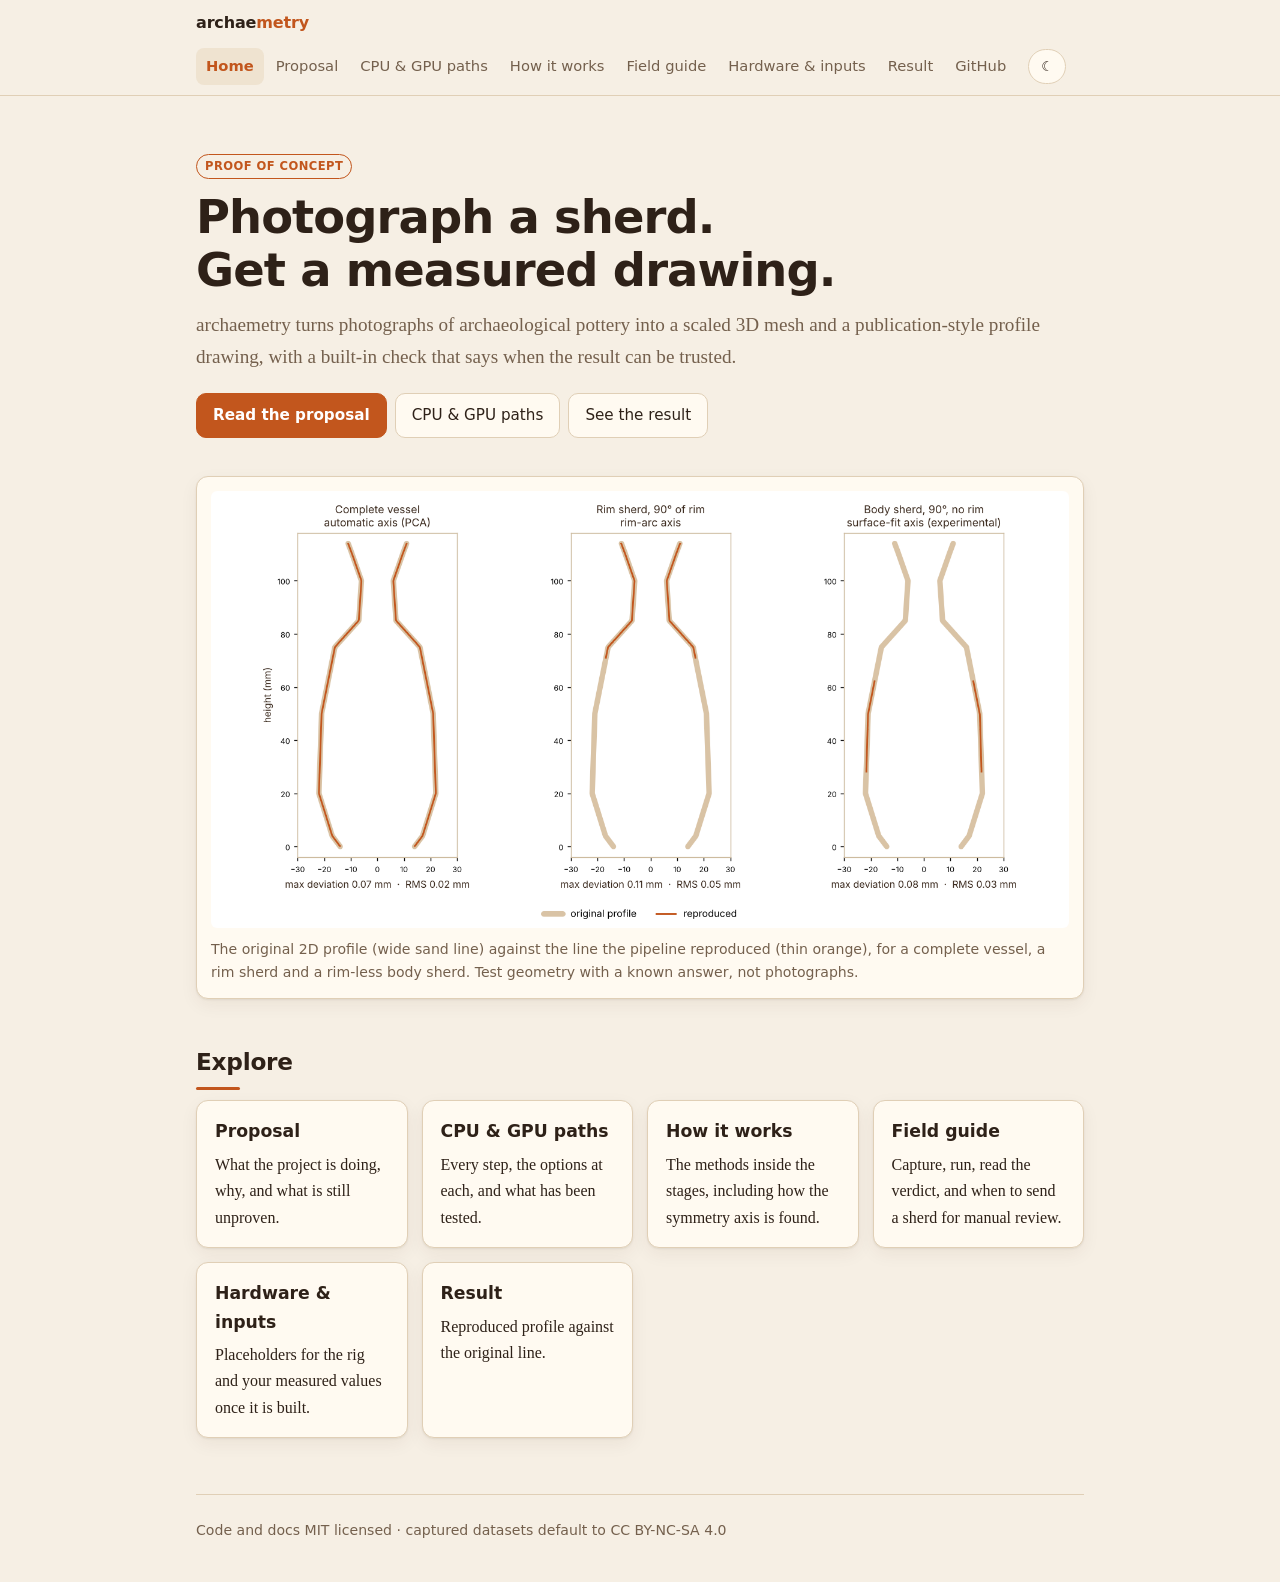
<file: docs/index.html>
<!doctype html>
<html lang="en">
<head>
<meta charset="utf-8">
<meta name="viewport" content="width=device-width, initial-scale=1">
<title>Home · archaemetry</title>
<meta name="description" content="Low-cost, field-portable photogrammetry and automated profile drawing for archaeological pottery sherds.">
<script>(function(){try{var t=localStorage.getItem("theme");if(t)document.documentElement.dataset.theme=t}catch(e){}})();</script>
<link rel="stylesheet" href="assets/style.css">
</head>
<body>
<div class="top"><div class="wrap">
<a class="brand" href="index.html">archae<span>metry</span></a>
<nav><a href="index.html" aria-current="page">Home</a><a href="proposal.html">Proposal</a><a href="paths.html">CPU & GPU paths</a><a href="how-it-works.html">How it works</a><a href="field-guide.html">Field guide</a><a href="hardware.html">Hardware & inputs</a><a href="result.html">Result</a><a href="https://github.com/Amudhan-05/Archaemetry">GitHub</a></nav>
<button id="theme" type="button">Theme</button>
</div></div>
<main class="wrap">

<header class="hero">
<span class="tag acc">Proof of concept</span>
<h1 style="margin-top:12px">Photograph a sherd.<br>Get a measured drawing.</h1>
<p class="lead">archaemetry turns photographs of archaeological pottery into a scaled 3D mesh and a publication-style profile drawing, with a built-in check that says when the result can be trusted.</p>
<div class="btns"><a class="btn p" href="proposal.html">Read the proposal</a><a class="btn" href="paths.html">CPU &amp; GPU paths</a><a class="btn" href="result.html">See the result</a></div>
</header>
<figure>
<img src="validation/final_reproduction.png" alt="Original 2D profile line against the reproduced line for a complete vessel, a rim sherd and a body sherd">
<figcaption>The original 2D profile (wide sand line) against the line the pipeline reproduced (thin orange), for a complete vessel, a rim sherd and a rim-less body sherd. Test geometry with a known answer, not photographs.</figcaption>
</figure>
<h2>Explore</h2>
<div class="grid">
<a class="card" href="proposal.html"><h3>Proposal</h3><p>What the project is doing, why, and what is still unproven.</p></a>
<a class="card" href="paths.html"><h3>CPU &amp; GPU paths</h3><p>Every step, the options at each, and what has been tested.</p></a>
<a class="card" href="how-it-works.html"><h3>How it works</h3><p>The methods inside the stages, including how the symmetry axis is found.</p></a>
<a class="card" href="field-guide.html"><h3>Field guide</h3><p>Capture, run, read the verdict, and when to send a sherd for manual review.</p></a>
<a class="card" href="hardware.html"><h3>Hardware &amp; inputs</h3><p>Placeholders for the rig and your measured values once it is built.</p></a>
<a class="card" href="result.html"><h3>Result</h3><p>Reproduced profile against the original line.</p></a>
</div>


</main>
<div class="wrap"><footer>Code and docs MIT licensed · captured datasets default to CC BY-NC-SA 4.0</footer></div>
<script src="assets/site.js"></script>
</body>
</html>
</file>
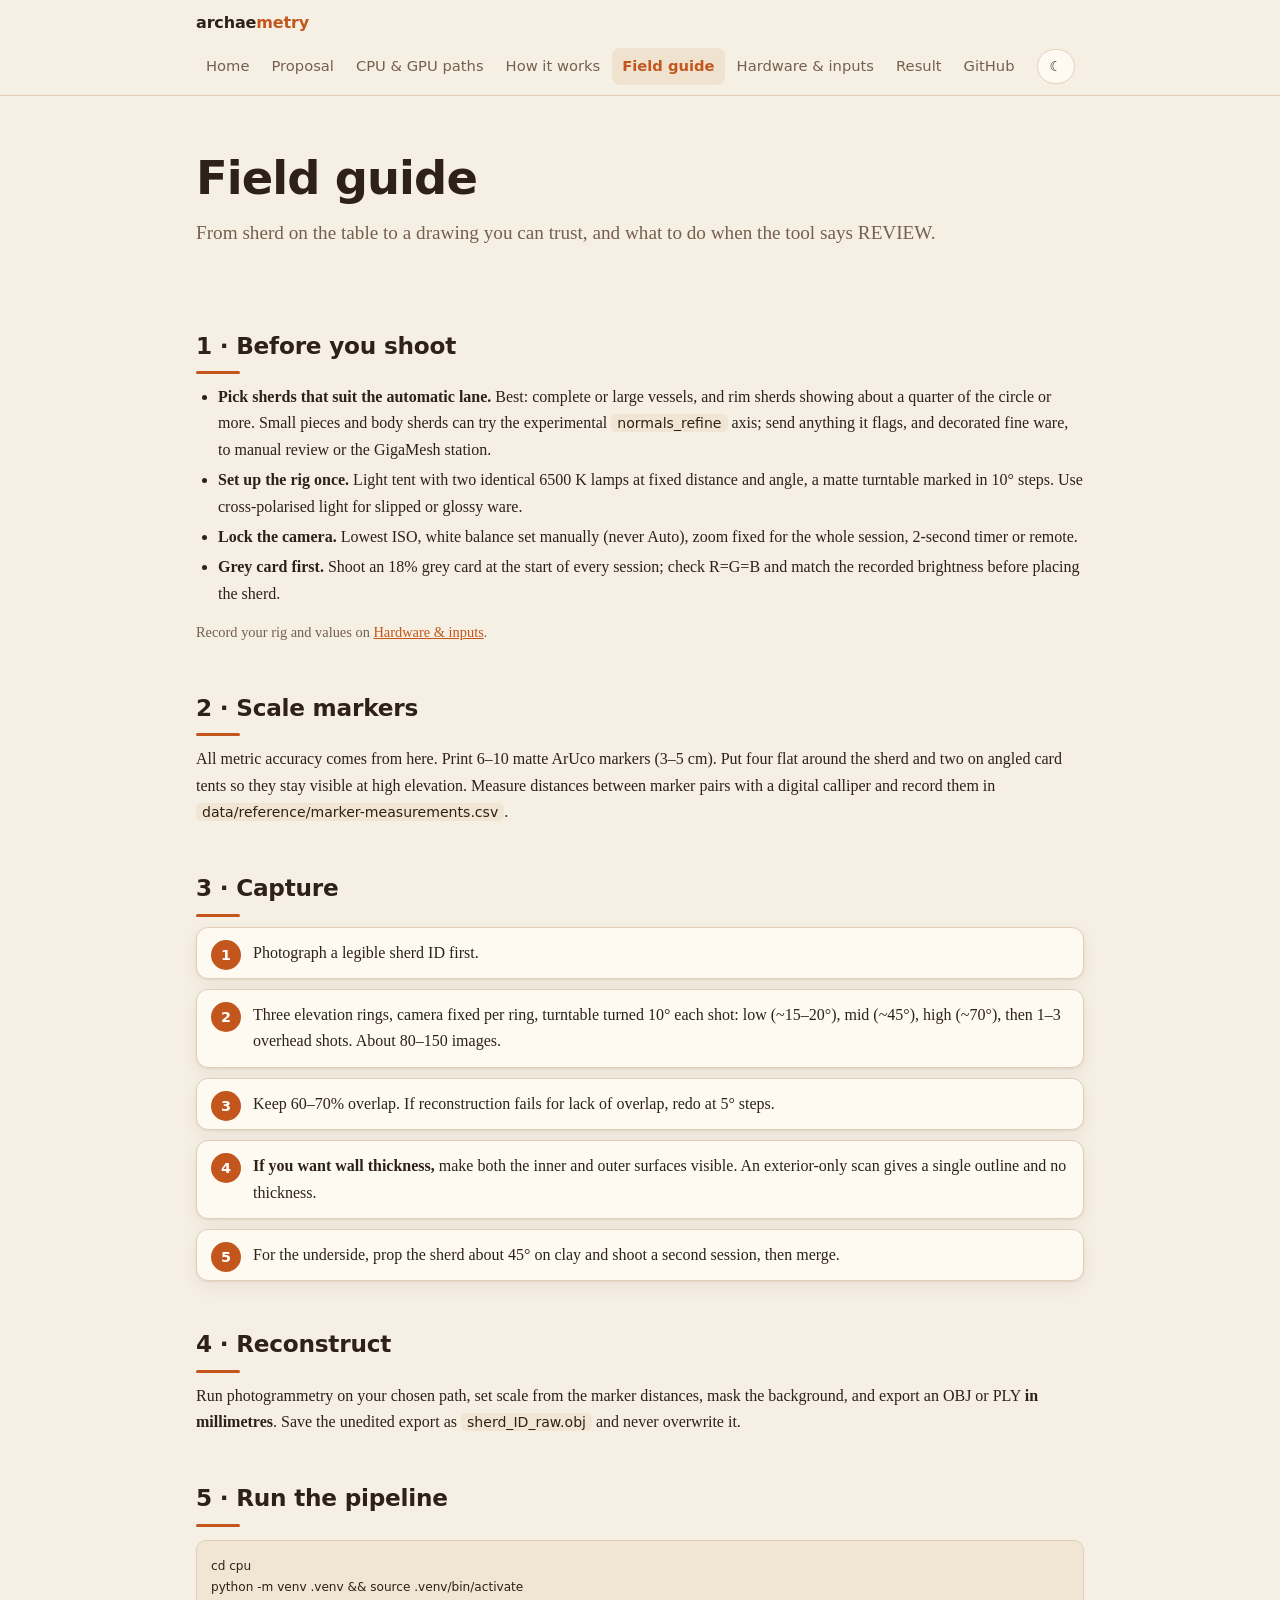
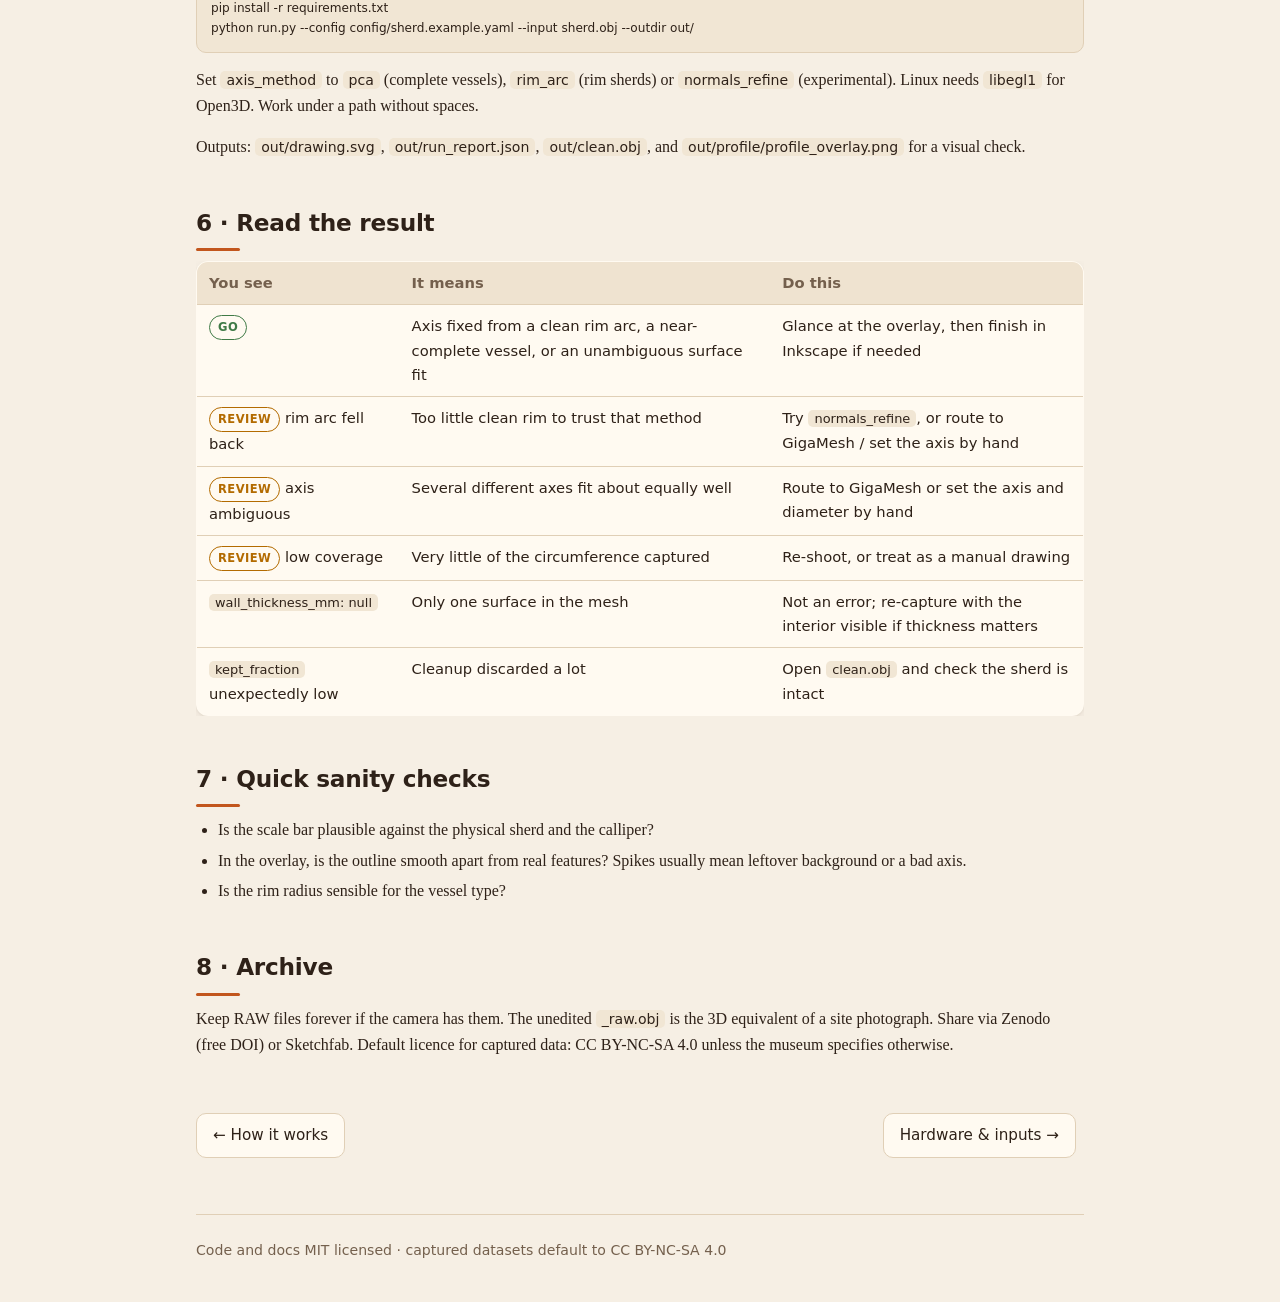
<file: docs/field-guide.html>
<!doctype html>
<html lang="en">
<head>
<meta charset="utf-8">
<meta name="viewport" content="width=device-width, initial-scale=1">
<title>Field guide · archaemetry</title>
<meta name="description" content="How to capture, run and read the result of the archaemetry pipeline.">
<script>(function(){try{var t=localStorage.getItem("theme");if(t)document.documentElement.dataset.theme=t}catch(e){}})();</script>
<link rel="stylesheet" href="assets/style.css">
</head>
<body>
<div class="top"><div class="wrap">
<a class="brand" href="index.html">archae<span>metry</span></a>
<nav><a href="index.html">Home</a><a href="proposal.html">Proposal</a><a href="paths.html">CPU & GPU paths</a><a href="how-it-works.html">How it works</a><a href="field-guide.html" aria-current="page">Field guide</a><a href="hardware.html">Hardware & inputs</a><a href="result.html">Result</a><a href="https://github.com/Amudhan-05/Archaemetry">GitHub</a></nav>
<button id="theme" type="button">Theme</button>
</div></div>
<main class="wrap">

<header class="hero"><h1>Field guide</h1>
<p class="lead">From sherd on the table to a drawing you can trust, and what to do when the tool says REVIEW.</p></header>

<h2>1 · Before you shoot</h2>
<ul>
<li><b>Pick sherds that suit the automatic lane.</b> Best: complete or large vessels, and rim sherds showing about a quarter of the circle or more. Small pieces and body sherds can try the experimental <code>normals_refine</code> axis; send anything it flags, and decorated fine ware, to manual review or the GigaMesh station.</li>
<li><b>Set up the rig once.</b> Light tent with two identical 6500&nbsp;K lamps at fixed distance and angle, a matte turntable marked in 10° steps. Use cross-polarised light for slipped or glossy ware.</li>
<li><b>Lock the camera.</b> Lowest ISO, white balance set manually (never Auto), zoom fixed for the whole session, 2-second timer or remote.</li>
<li><b>Grey card first.</b> Shoot an 18% grey card at the start of every session; check R=G=B and match the recorded brightness before placing the sherd.</li>
</ul>
<p class="small">Record your rig and values on <a href="hardware.html">Hardware &amp; inputs</a>.</p>

<h2>2 · Scale markers</h2>
<p>All metric accuracy comes from here. Print 6–10 matte ArUco markers (3–5&nbsp;cm). Put four flat around the sherd and two on angled card tents so they stay visible at high elevation. Measure distances between marker pairs with a digital calliper and record them in <code>data/reference/marker-measurements.csv</code>.</p>

<h2>3 · Capture</h2>
<ol class="steps">
<li>Photograph a legible sherd ID first.</li>
<li>Three elevation rings, camera fixed per ring, turntable turned 10° each shot: low (~15–20°), mid (~45°), high (~70°), then 1–3 overhead shots. About 80–150 images.</li>
<li>Keep 60–70% overlap. If reconstruction fails for lack of overlap, redo at 5° steps.</li>
<li><b>If you want wall thickness,</b> make both the inner and outer surfaces visible. An exterior-only scan gives a single outline and no thickness.</li>
<li>For the underside, prop the sherd about 45° on clay and shoot a second session, then merge.</li>
</ol>

<h2>4 · Reconstruct</h2>
<p>Run photogrammetry on your chosen path, set scale from the marker distances, mask the background, and export an OBJ or PLY <b>in millimetres</b>. Save the unedited export as <code>sherd_ID_raw.obj</code> and never overwrite it.</p>

<h2>5 · Run the pipeline</h2>
<pre><code>cd cpu
python -m venv .venv &amp;&amp; source .venv/bin/activate
pip install -r requirements.txt
python run.py --config config/sherd.example.yaml --input sherd.obj --outdir out/</code></pre>
<p>Set <code>axis_method</code> to <code>pca</code> (complete vessels), <code>rim_arc</code> (rim sherds) or <code>normals_refine</code> (experimental). Linux needs <code>libegl1</code> for Open3D. Work under a path without spaces.</p>
<p>Outputs: <code>out/drawing.svg</code>, <code>out/run_report.json</code>, <code>out/clean.obj</code>, and <code>out/profile/profile_overlay.png</code> for a visual check.</p>

<h2>6 · Read the result</h2>
<div class="tablewrap"><table>
<tr><th>You see</th><th>It means</th><th>Do this</th></tr>
<tr><td><span class="tag ok">GO</span></td><td>Axis fixed from a clean rim arc, a near-complete vessel, or an unambiguous surface fit</td><td>Glance at the overlay, then finish in Inkscape if needed</td></tr>
<tr><td><span class="tag warn">REVIEW</span> rim arc fell back</td><td>Too little clean rim to trust that method</td><td>Try <code>normals_refine</code>, or route to GigaMesh / set the axis by hand</td></tr>
<tr><td><span class="tag warn">REVIEW</span> axis ambiguous</td><td>Several different axes fit about equally well</td><td>Route to GigaMesh or set the axis and diameter by hand</td></tr>
<tr><td><span class="tag warn">REVIEW</span> low coverage</td><td>Very little of the circumference captured</td><td>Re-shoot, or treat as a manual drawing</td></tr>
<tr><td><code>wall_thickness_mm: null</code></td><td>Only one surface in the mesh</td><td>Not an error; re-capture with the interior visible if thickness matters</td></tr>
<tr><td><code>kept_fraction</code> unexpectedly low</td><td>Cleanup discarded a lot</td><td>Open <code>clean.obj</code> and check the sherd is intact</td></tr>
</table></div>

<h2>7 · Quick sanity checks</h2>
<ul>
<li>Is the scale bar plausible against the physical sherd and the calliper?</li>
<li>In the overlay, is the outline smooth apart from real features? Spikes usually mean leftover background or a bad axis.</li>
<li>Is the rim radius sensible for the vessel type?</li>
</ul>

<h2>8 · Archive</h2>
<p>Keep RAW files forever if the camera has them. The unedited <code>_raw.obj</code> is the 3D equivalent of a site photograph. Share via Zenodo (free DOI) or Sketchfab. Default licence for captured data: CC BY-NC-SA 4.0 unless the museum specifies otherwise.</p>

<div class="pager"><a class="btn" href="how-it-works.html">← How it works</a><a class="btn" href="hardware.html">Hardware & inputs →</a></div>
</main>
<div class="wrap"><footer>Code and docs MIT licensed · captured datasets default to CC BY-NC-SA 4.0</footer></div>
<script src="assets/site.js"></script>
</body>
</html>
</file>
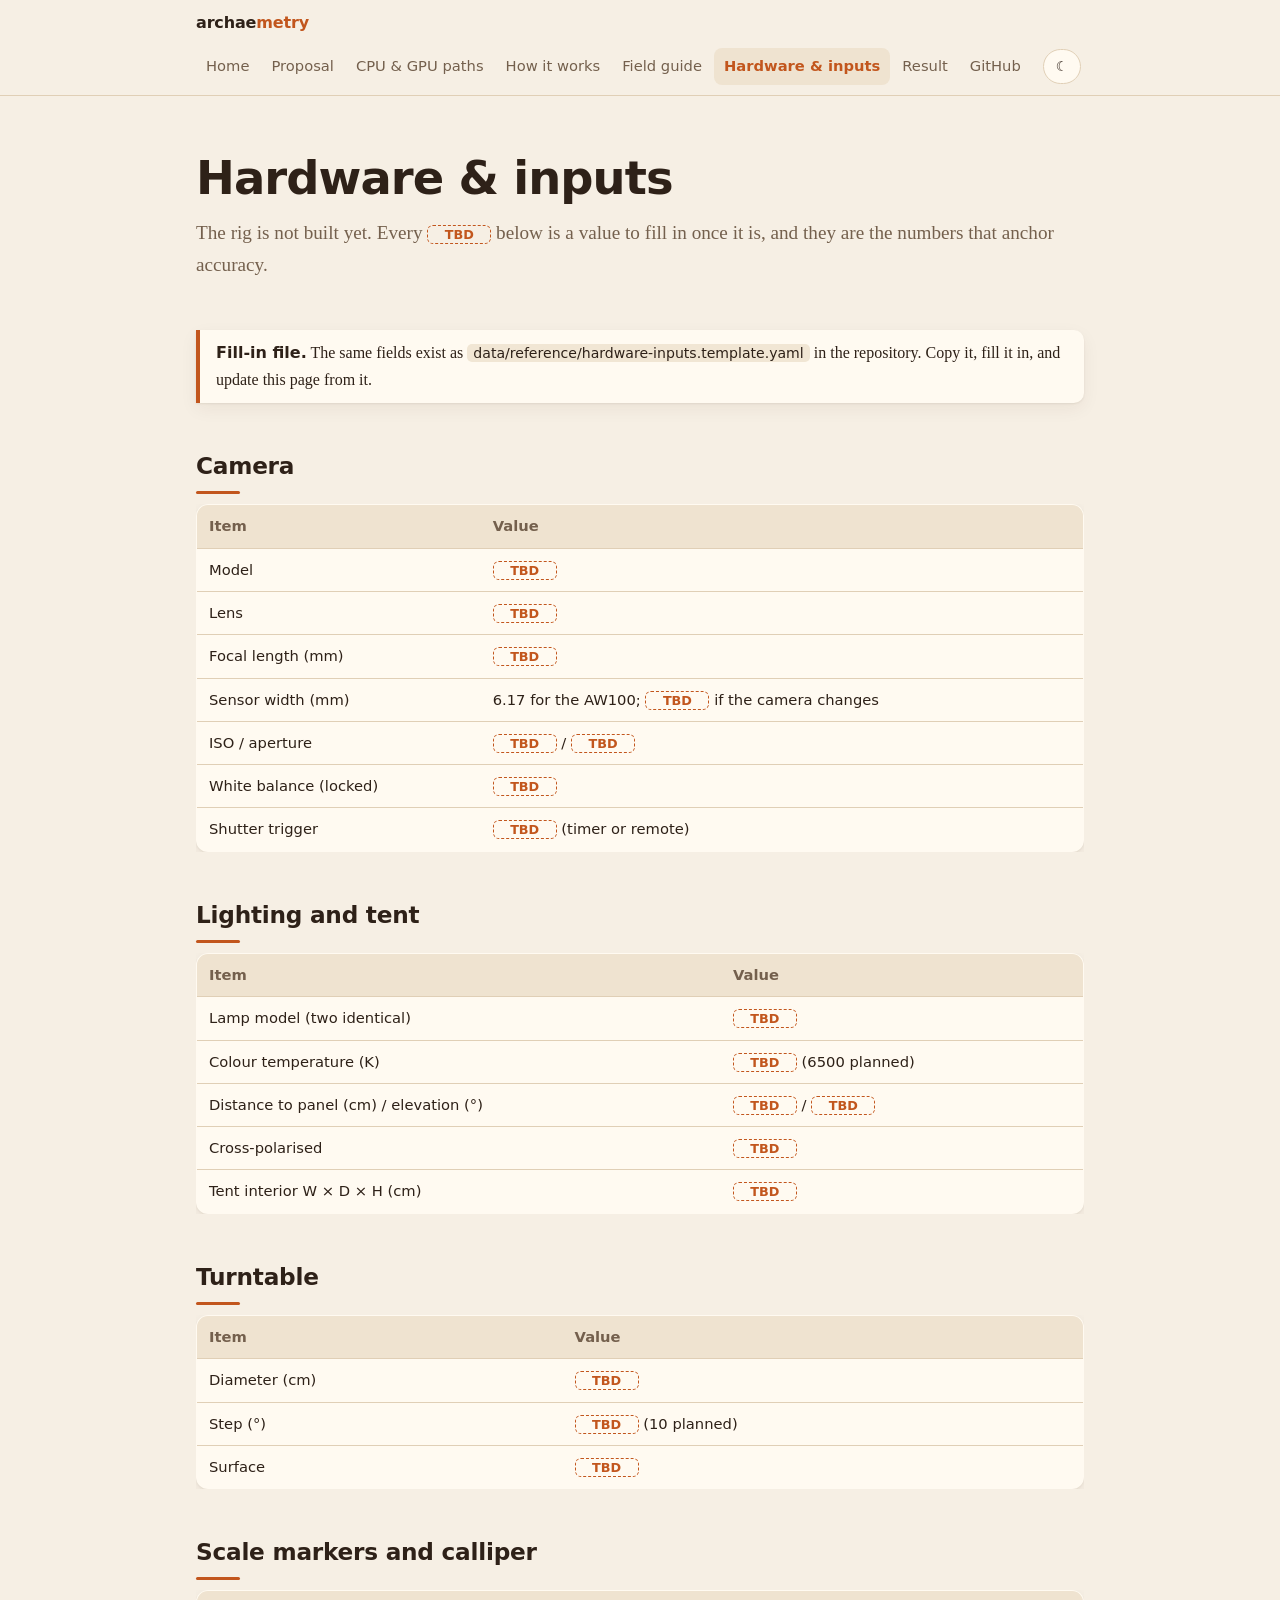
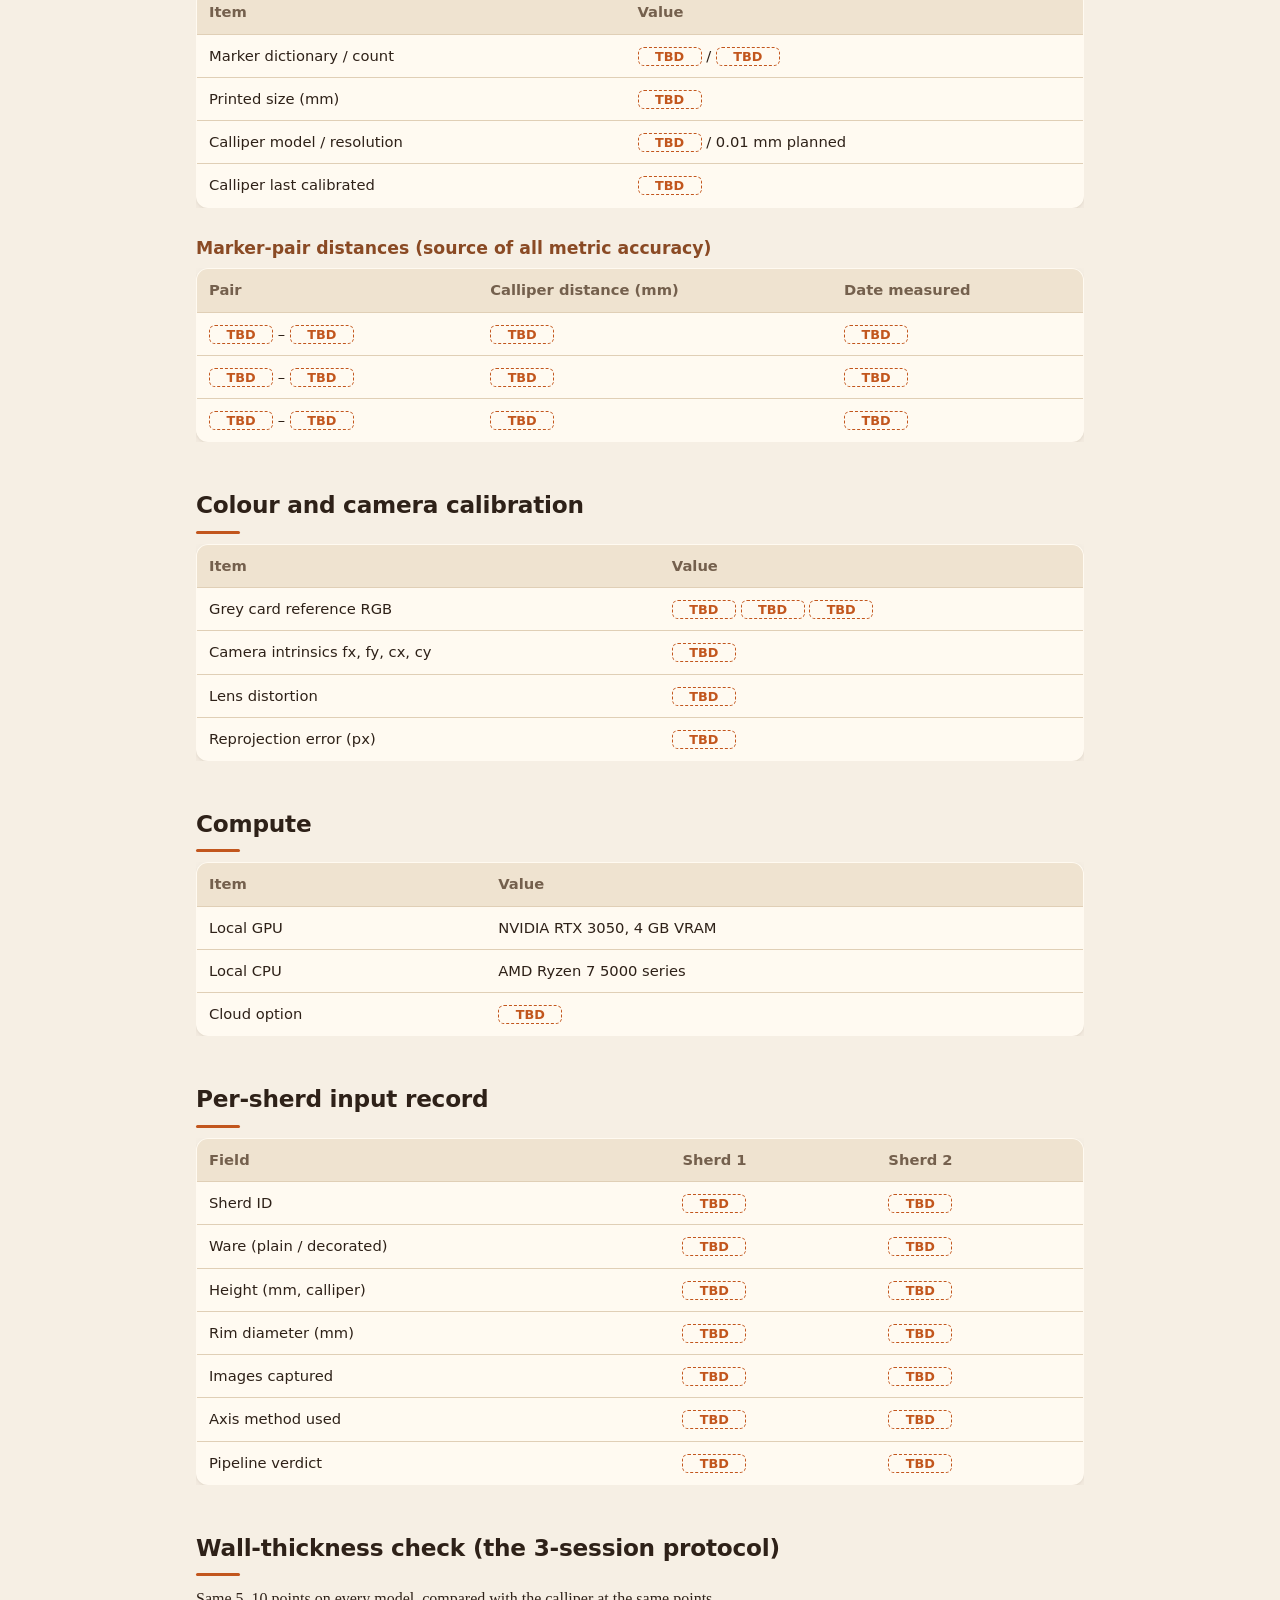
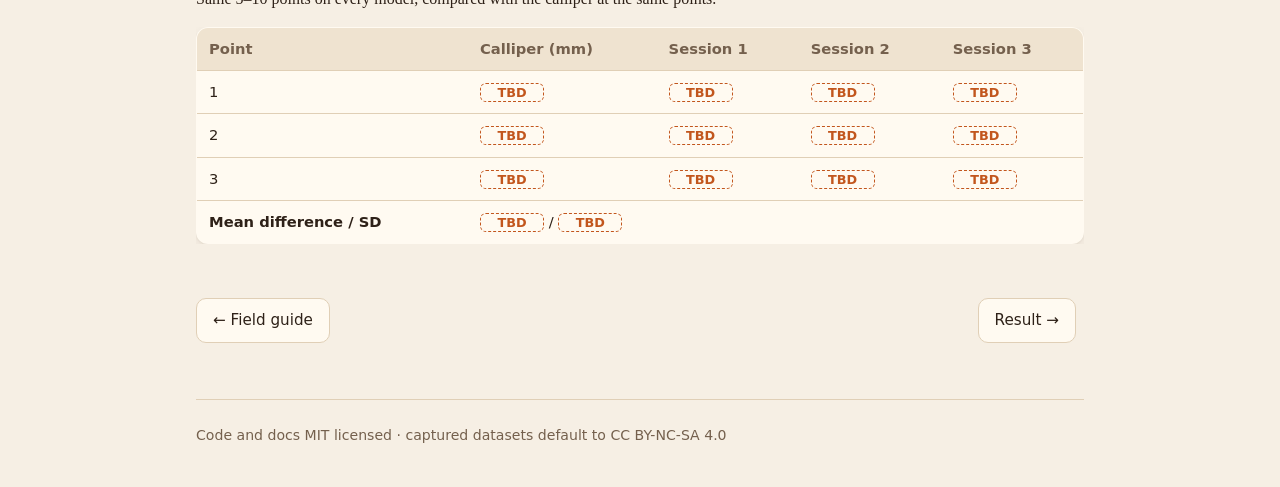
<file: docs/hardware.html>
<!doctype html>
<html lang="en">
<head>
<meta charset="utf-8">
<meta name="viewport" content="width=device-width, initial-scale=1">
<title>Hardware & inputs · archaemetry</title>
<meta name="description" content="Placeholders for the capture rig and the physical inputs to be recorded after it is built.">
<script>(function(){try{var t=localStorage.getItem("theme");if(t)document.documentElement.dataset.theme=t}catch(e){}})();</script>
<link rel="stylesheet" href="assets/style.css">
</head>
<body>
<div class="top"><div class="wrap">
<a class="brand" href="index.html">archae<span>metry</span></a>
<nav><a href="index.html">Home</a><a href="proposal.html">Proposal</a><a href="paths.html">CPU & GPU paths</a><a href="how-it-works.html">How it works</a><a href="field-guide.html">Field guide</a><a href="hardware.html" aria-current="page">Hardware & inputs</a><a href="result.html">Result</a><a href="https://github.com/Amudhan-05/Archaemetry">GitHub</a></nav>
<button id="theme" type="button">Theme</button>
</div></div>
<main class="wrap">

<header class="hero"><h1>Hardware &amp; inputs</h1>
<p class="lead">The rig is not built yet. Every <span class="ph">TBD</span> below is a value to fill in once it is, and they are the numbers that anchor accuracy.</p></header>
<div class="callout"><b>Fill-in file.</b> The same fields exist as <code>data/reference/hardware-inputs.template.yaml</code> in the repository. Copy it, fill it in, and update this page from it.</div>

<h2>Camera</h2>
<div class="tablewrap"><table><tr><th>Item</th><th>Value</th></tr><tr><td>Model</td><td><span class="ph">TBD</span></td></tr><tr><td>Lens</td><td><span class="ph">TBD</span></td></tr><tr><td>Focal length (mm)</td><td><span class="ph">TBD</span></td></tr><tr><td>Sensor width (mm)</td><td>6.17 for the AW100; <span class="ph">TBD</span> if the camera changes</td></tr><tr><td>ISO / aperture</td><td><span class="ph">TBD</span> / <span class="ph">TBD</span></td></tr><tr><td>White balance (locked)</td><td><span class="ph">TBD</span></td></tr><tr><td>Shutter trigger</td><td><span class="ph">TBD</span> (timer or remote)</td></tr></table></div>

<h2>Lighting and tent</h2>
<div class="tablewrap"><table><tr><th>Item</th><th>Value</th></tr><tr><td>Lamp model (two identical)</td><td><span class="ph">TBD</span></td></tr><tr><td>Colour temperature (K)</td><td><span class="ph">TBD</span> (6500 planned)</td></tr><tr><td>Distance to panel (cm) / elevation (°)</td><td><span class="ph">TBD</span> / <span class="ph">TBD</span></td></tr><tr><td>Cross-polarised</td><td><span class="ph">TBD</span></td></tr><tr><td>Tent interior W × D × H (cm)</td><td><span class="ph">TBD</span></td></tr></table></div>

<h2>Turntable</h2>
<div class="tablewrap"><table><tr><th>Item</th><th>Value</th></tr><tr><td>Diameter (cm)</td><td><span class="ph">TBD</span></td></tr><tr><td>Step (°)</td><td><span class="ph">TBD</span> (10 planned)</td></tr><tr><td>Surface</td><td><span class="ph">TBD</span></td></tr></table></div>

<h2>Scale markers and calliper</h2>
<div class="tablewrap"><table><tr><th>Item</th><th>Value</th></tr><tr><td>Marker dictionary / count</td><td><span class="ph">TBD</span> / <span class="ph">TBD</span></td></tr><tr><td>Printed size (mm)</td><td><span class="ph">TBD</span></td></tr><tr><td>Calliper model / resolution</td><td><span class="ph">TBD</span> / 0.01 mm planned</td></tr><tr><td>Calliper last calibrated</td><td><span class="ph">TBD</span></td></tr></table></div>
<h3>Marker-pair distances (source of all metric accuracy)</h3>
<div class="tablewrap"><table>
<tr><th>Pair</th><th>Calliper distance (mm)</th><th>Date measured</th></tr>
<tr><td><span class="ph">TBD</span> – <span class="ph">TBD</span></td><td><span class="ph">TBD</span></td><td><span class="ph">TBD</span></td></tr>
<tr><td><span class="ph">TBD</span> – <span class="ph">TBD</span></td><td><span class="ph">TBD</span></td><td><span class="ph">TBD</span></td></tr>
<tr><td><span class="ph">TBD</span> – <span class="ph">TBD</span></td><td><span class="ph">TBD</span></td><td><span class="ph">TBD</span></td></tr>
</table></div>

<h2>Colour and camera calibration</h2>
<div class="tablewrap"><table><tr><th>Item</th><th>Value</th></tr><tr><td>Grey card reference RGB</td><td><span class="ph">TBD</span> <span class="ph">TBD</span> <span class="ph">TBD</span></td></tr><tr><td>Camera intrinsics fx, fy, cx, cy</td><td><span class="ph">TBD</span></td></tr><tr><td>Lens distortion</td><td><span class="ph">TBD</span></td></tr><tr><td>Reprojection error (px)</td><td><span class="ph">TBD</span></td></tr></table></div>

<h2>Compute</h2>
<div class="tablewrap"><table><tr><th>Item</th><th>Value</th></tr><tr><td>Local GPU</td><td>NVIDIA RTX 3050, 4&nbsp;GB VRAM</td></tr><tr><td>Local CPU</td><td>AMD Ryzen 7 5000 series</td></tr><tr><td>Cloud option</td><td><span class="ph">TBD</span></td></tr></table></div>

<h2>Per-sherd input record</h2>
<div class="tablewrap"><table>
<tr><th>Field</th><th>Sherd 1</th><th>Sherd 2</th></tr>
<tr><td>Sherd ID</td><td><span class="ph">TBD</span></td><td><span class="ph">TBD</span></td></tr>
<tr><td>Ware (plain / decorated)</td><td><span class="ph">TBD</span></td><td><span class="ph">TBD</span></td></tr>
<tr><td>Height (mm, calliper)</td><td><span class="ph">TBD</span></td><td><span class="ph">TBD</span></td></tr>
<tr><td>Rim diameter (mm)</td><td><span class="ph">TBD</span></td><td><span class="ph">TBD</span></td></tr>
<tr><td>Images captured</td><td><span class="ph">TBD</span></td><td><span class="ph">TBD</span></td></tr>
<tr><td>Axis method used</td><td><span class="ph">TBD</span></td><td><span class="ph">TBD</span></td></tr>
<tr><td>Pipeline verdict</td><td><span class="ph">TBD</span></td><td><span class="ph">TBD</span></td></tr>
</table></div>

<h2>Wall-thickness check (the 3-session protocol)</h2>
<p>Same 5–10 points on every model, compared with the calliper at the same points.</p>
<div class="tablewrap"><table>
<tr><th>Point</th><th>Calliper (mm)</th><th>Session 1</th><th>Session 2</th><th>Session 3</th></tr>
<tr><td>1</td><td><span class="ph">TBD</span></td><td><span class="ph">TBD</span></td><td><span class="ph">TBD</span></td><td><span class="ph">TBD</span></td></tr>
<tr><td>2</td><td><span class="ph">TBD</span></td><td><span class="ph">TBD</span></td><td><span class="ph">TBD</span></td><td><span class="ph">TBD</span></td></tr>
<tr><td>3</td><td><span class="ph">TBD</span></td><td><span class="ph">TBD</span></td><td><span class="ph">TBD</span></td><td><span class="ph">TBD</span></td></tr>
<tr><td><b>Mean difference / SD</b></td><td colspan="4"><span class="ph">TBD</span> / <span class="ph">TBD</span></td></tr>
</table></div>

<div class="pager"><a class="btn" href="field-guide.html">← Field guide</a><a class="btn" href="result.html">Result →</a></div>
</main>
<div class="wrap"><footer>Code and docs MIT licensed · captured datasets default to CC BY-NC-SA 4.0</footer></div>
<script src="assets/site.js"></script>
</body>
</html>
</file>
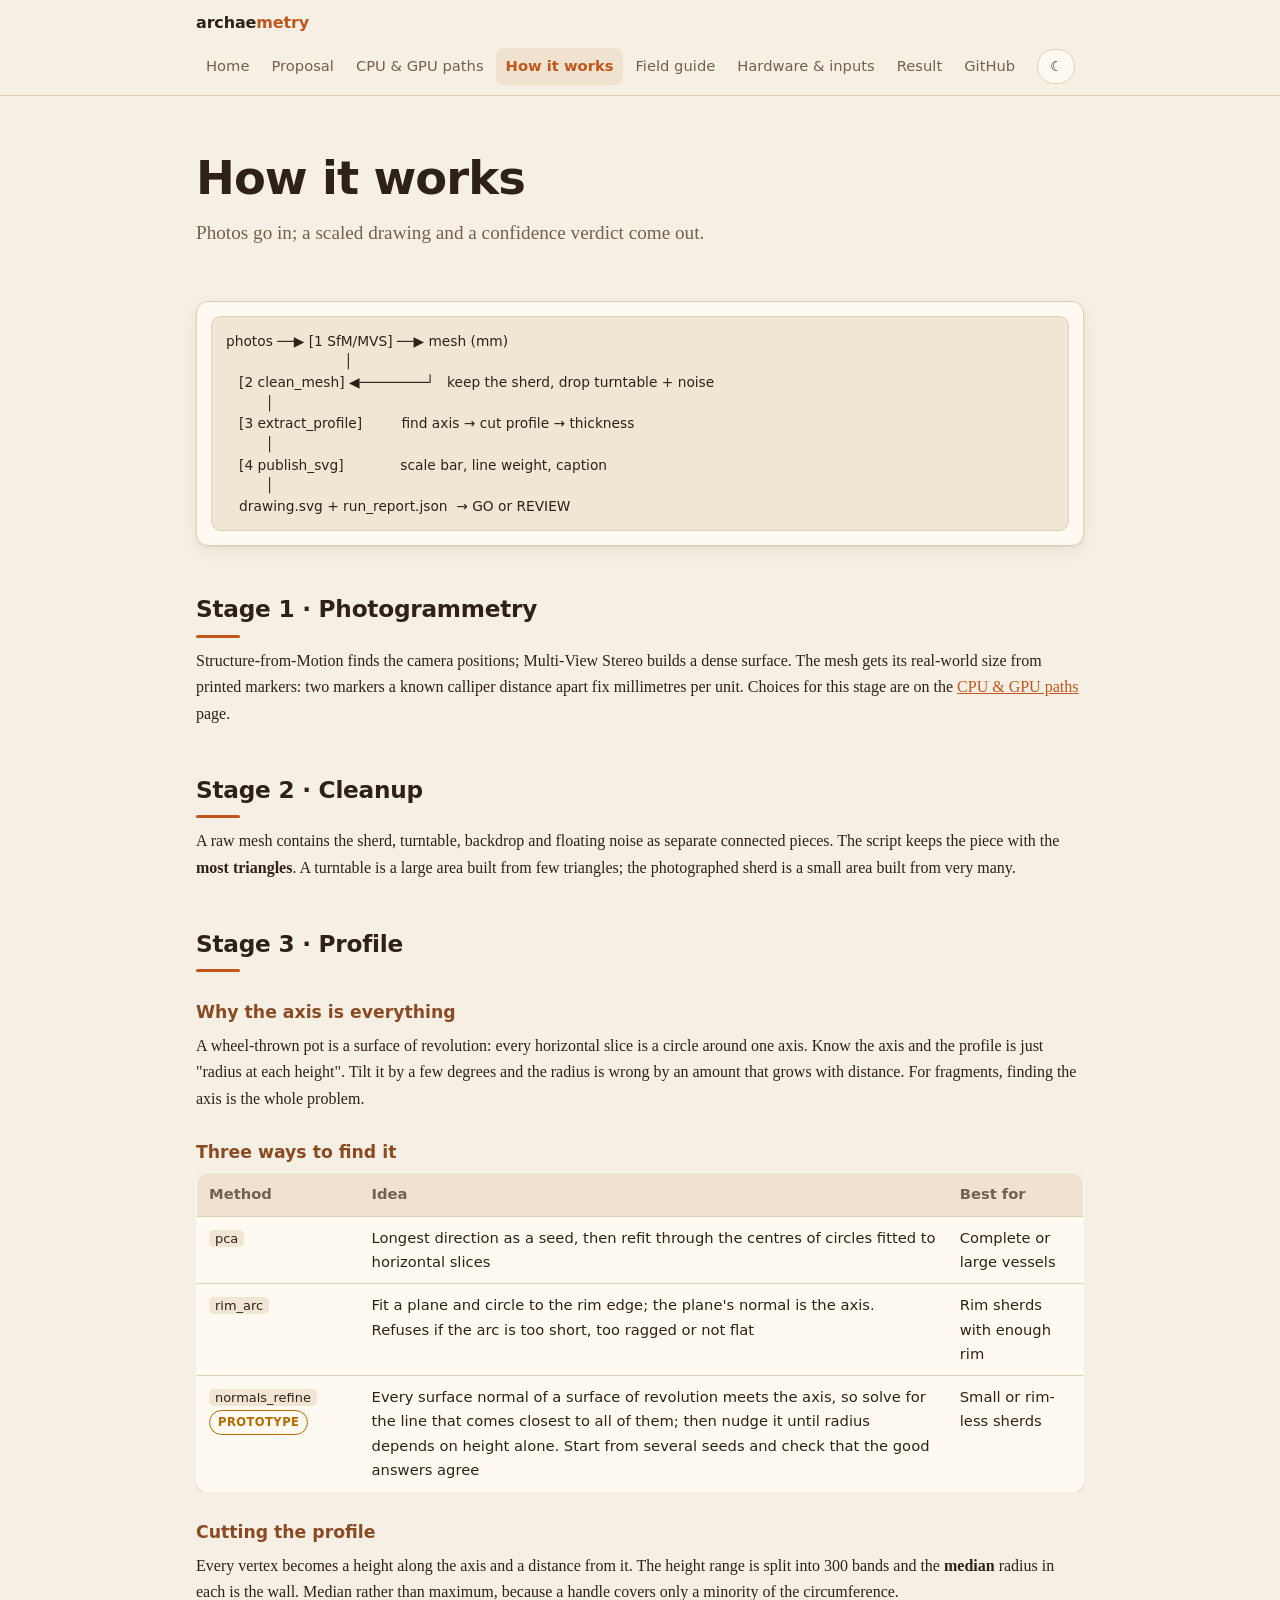
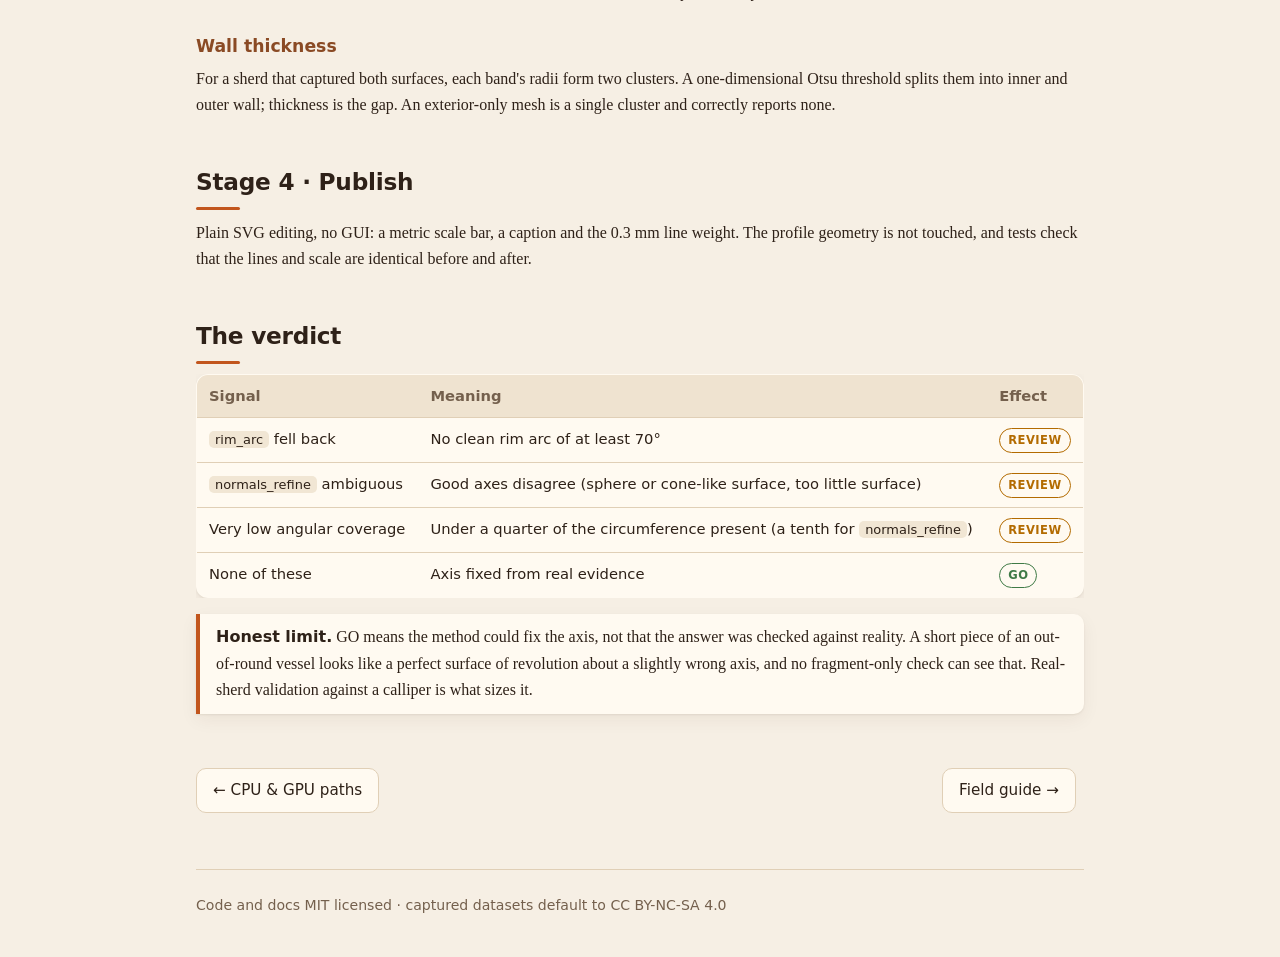
<file: docs/how-it-works.html>
<!doctype html>
<html lang="en">
<head>
<meta charset="utf-8">
<meta name="viewport" content="width=device-width, initial-scale=1">
<title>How it works · archaemetry</title>
<meta name="description" content="The methods inside the archaemetry pipeline.">
<script>(function(){try{var t=localStorage.getItem("theme");if(t)document.documentElement.dataset.theme=t}catch(e){}})();</script>
<link rel="stylesheet" href="assets/style.css">
</head>
<body>
<div class="top"><div class="wrap">
<a class="brand" href="index.html">archae<span>metry</span></a>
<nav><a href="index.html">Home</a><a href="proposal.html">Proposal</a><a href="paths.html">CPU & GPU paths</a><a href="how-it-works.html" aria-current="page">How it works</a><a href="field-guide.html">Field guide</a><a href="hardware.html">Hardware & inputs</a><a href="result.html">Result</a><a href="https://github.com/Amudhan-05/Archaemetry">GitHub</a></nav>
<button id="theme" type="button">Theme</button>
</div></div>
<main class="wrap">

<header class="hero"><h1>How it works</h1>
<p class="lead">Photos go in; a scaled drawing and a confidence verdict come out.</p></header>

<figure><pre style="margin:0">photos ──▶ [1 SfM/MVS] ──▶ mesh (mm)
                           │
   [2 clean_mesh] ◀────────┘   keep the sherd, drop turntable + noise
         │
   [3 extract_profile]         find axis → cut profile → thickness
         │
   [4 publish_svg]             scale bar, line weight, caption
         │
   drawing.svg + run_report.json  → GO or REVIEW</pre></figure>

<h2>Stage 1 · Photogrammetry</h2>
<p>Structure-from-Motion finds the camera positions; Multi-View Stereo builds a dense surface. The mesh gets its real-world size from printed markers: two markers a known calliper distance apart fix millimetres per unit. Choices for this stage are on the <a href="paths.html">CPU &amp; GPU paths</a> page.</p>

<h2>Stage 2 · Cleanup</h2>
<p>A raw mesh contains the sherd, turntable, backdrop and floating noise as separate connected pieces. The script keeps the piece with the <b>most triangles</b>. A turntable is a large area built from few triangles; the photographed sherd is a small area built from very many.</p>

<h2>Stage 3 · Profile</h2>
<h3>Why the axis is everything</h3>
<p>A wheel-thrown pot is a surface of revolution: every horizontal slice is a circle around one axis. Know the axis and the profile is just "radius at each height". Tilt it by a few degrees and the radius is wrong by an amount that grows with distance. For fragments, finding the axis is the whole problem.</p>

<h3>Three ways to find it</h3>
<div class="tablewrap"><table>
<tr><th>Method</th><th>Idea</th><th>Best for</th></tr>
<tr><td><code>pca</code></td><td>Longest direction as a seed, then refit through the centres of circles fitted to horizontal slices</td><td>Complete or large vessels</td></tr>
<tr><td><code>rim_arc</code></td><td>Fit a plane and circle to the rim edge; the plane's normal is the axis. Refuses if the arc is too short, too ragged or not flat</td><td>Rim sherds with enough rim</td></tr>
<tr><td><code>normals_refine</code> <span class="tag warn">Prototype</span></td><td>Every surface normal of a surface of revolution meets the axis, so solve for the line that comes closest to all of them; then nudge it until radius depends on height alone. Start from several seeds and check that the good answers agree</td><td>Small or rim-less sherds</td></tr>
</table></div>

<h3>Cutting the profile</h3>
<p>Every vertex becomes a height along the axis and a distance from it. The height range is split into 300 bands and the <b>median</b> radius in each is the wall. Median rather than maximum, because a handle covers only a minority of the circumference.</p>

<h3>Wall thickness</h3>
<p>For a sherd that captured both surfaces, each band's radii form two clusters. A one-dimensional Otsu threshold splits them into inner and outer wall; thickness is the gap. An exterior-only mesh is a single cluster and correctly reports none.</p>

<h2>Stage 4 · Publish</h2>
<p>Plain SVG editing, no GUI: a metric scale bar, a caption and the 0.3&nbsp;mm line weight. The profile geometry is not touched, and tests check that the lines and scale are identical before and after.</p>

<h2>The verdict</h2>
<div class="tablewrap"><table>
<tr><th>Signal</th><th>Meaning</th><th>Effect</th></tr>
<tr><td><code>rim_arc</code> fell back</td><td>No clean rim arc of at least 70°</td><td><span class="tag warn">REVIEW</span></td></tr>
<tr><td><code>normals_refine</code> ambiguous</td><td>Good axes disagree (sphere or cone-like surface, too little surface)</td><td><span class="tag warn">REVIEW</span></td></tr>
<tr><td>Very low angular coverage</td><td>Under a quarter of the circumference present (a tenth for <code>normals_refine</code>)</td><td><span class="tag warn">REVIEW</span></td></tr>
<tr><td>None of these</td><td>Axis fixed from real evidence</td><td><span class="tag ok">GO</span></td></tr>
</table></div>
<div class="callout"><b>Honest limit.</b> GO means the method could fix the axis, not that the answer was checked against reality. A short piece of an out-of-round vessel looks like a perfect surface of revolution about a slightly wrong axis, and no fragment-only check can see that. Real-sherd validation against a calliper is what sizes it.</div>

<div class="pager"><a class="btn" href="paths.html">← CPU & GPU paths</a><a class="btn" href="field-guide.html">Field guide →</a></div>
</main>
<div class="wrap"><footer>Code and docs MIT licensed · captured datasets default to CC BY-NC-SA 4.0</footer></div>
<script src="assets/site.js"></script>
</body>
</html>
</file>
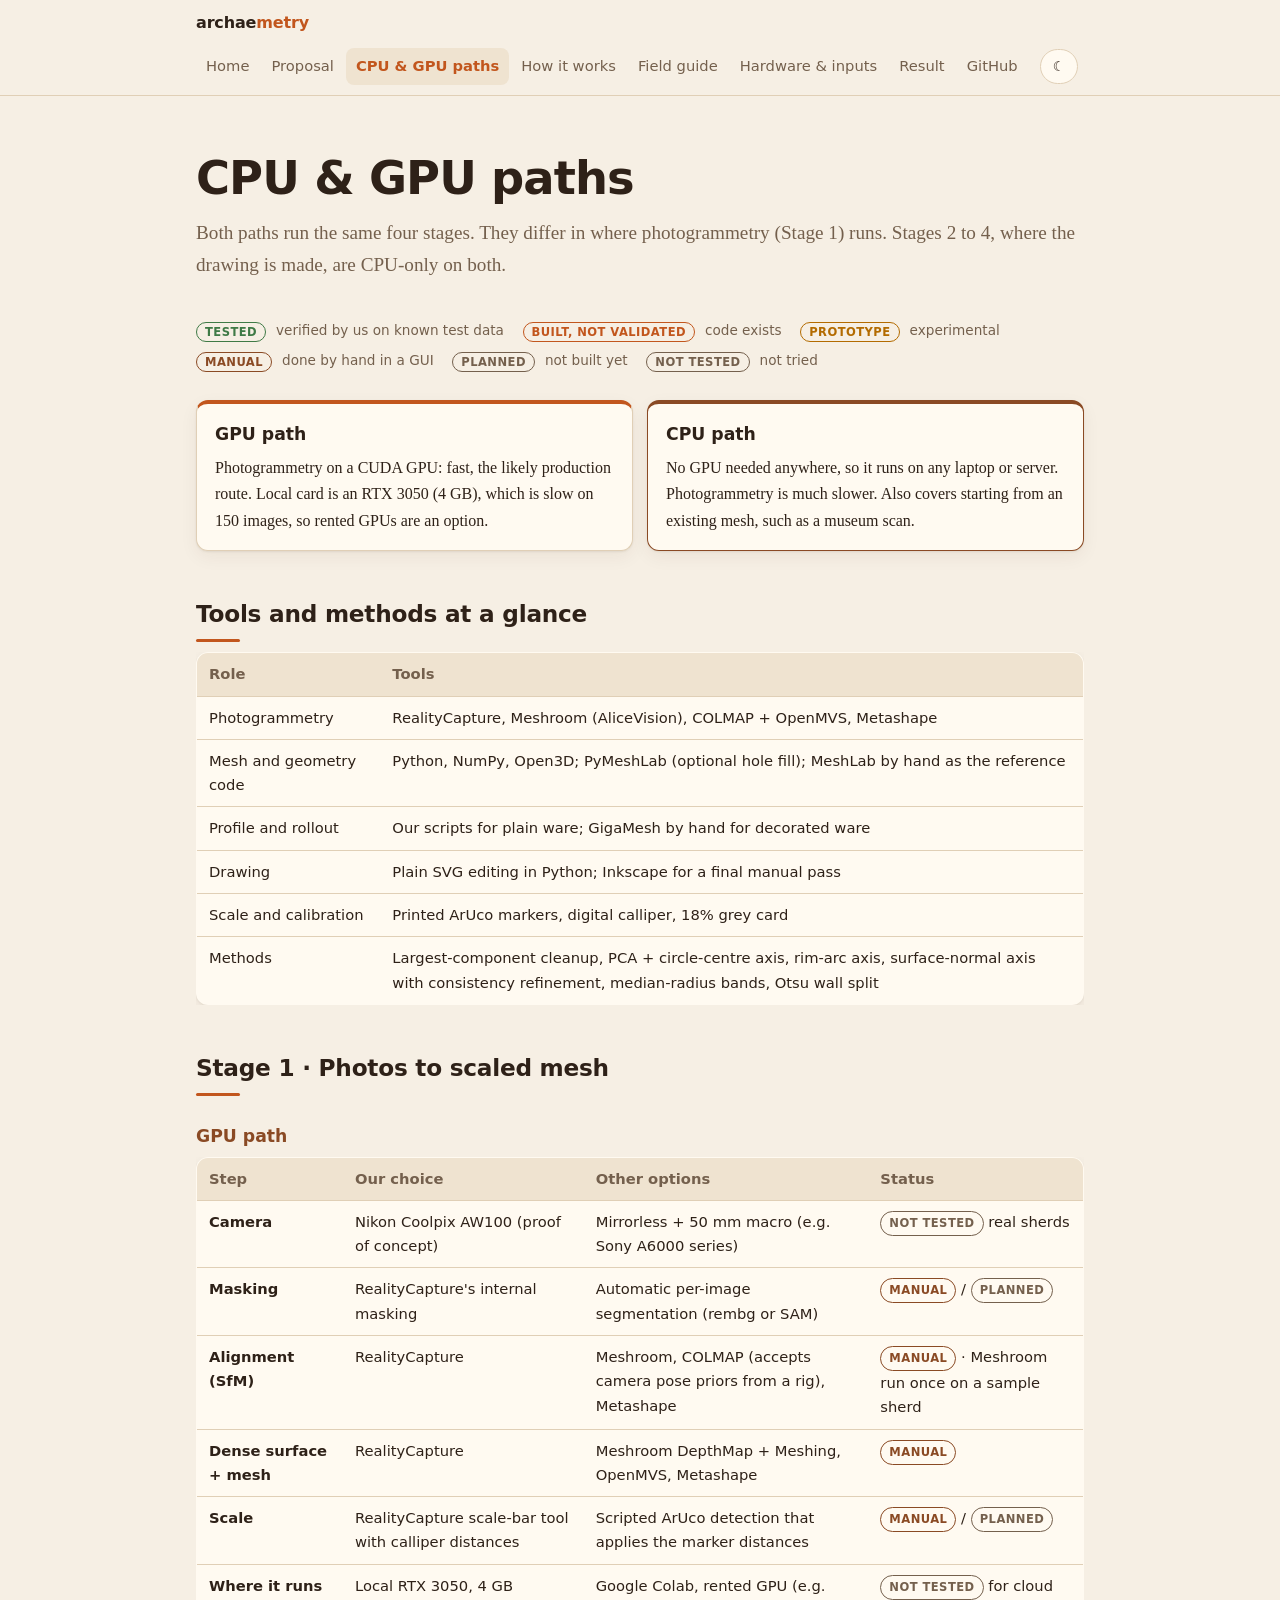
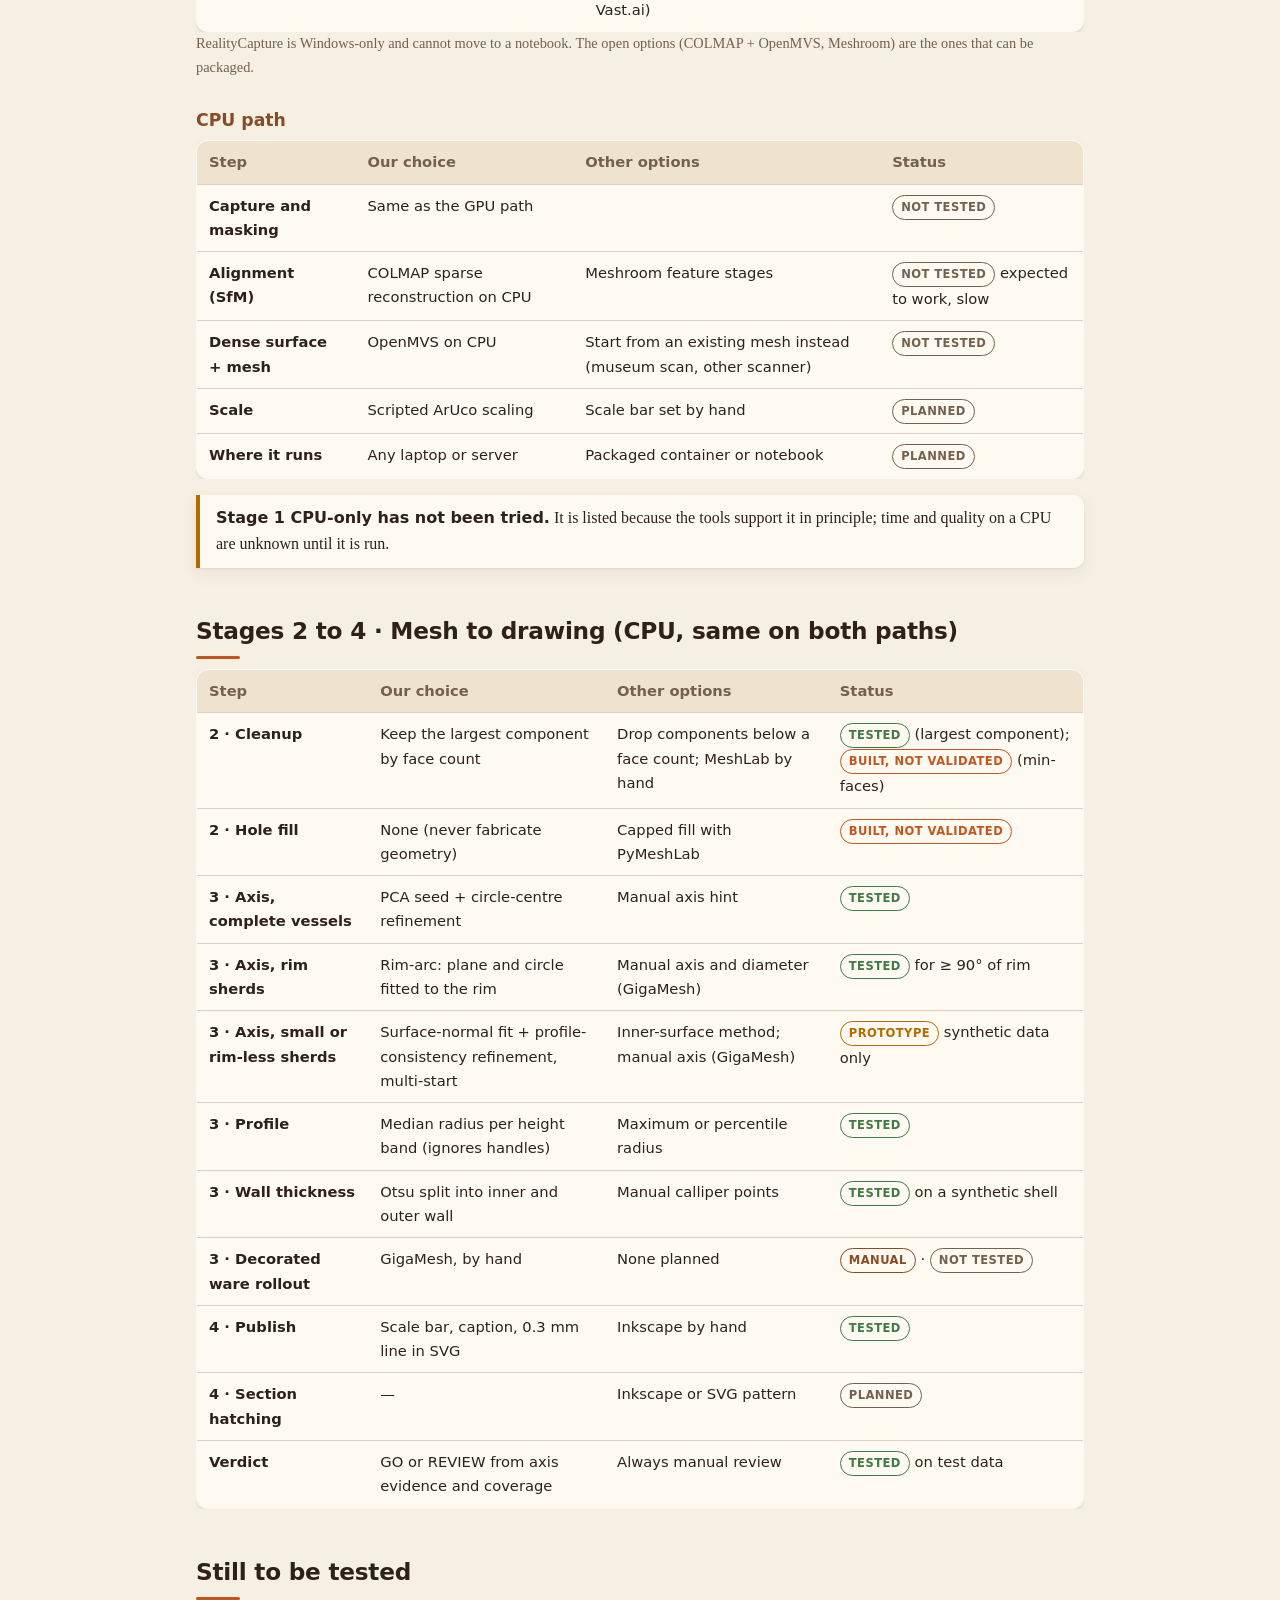
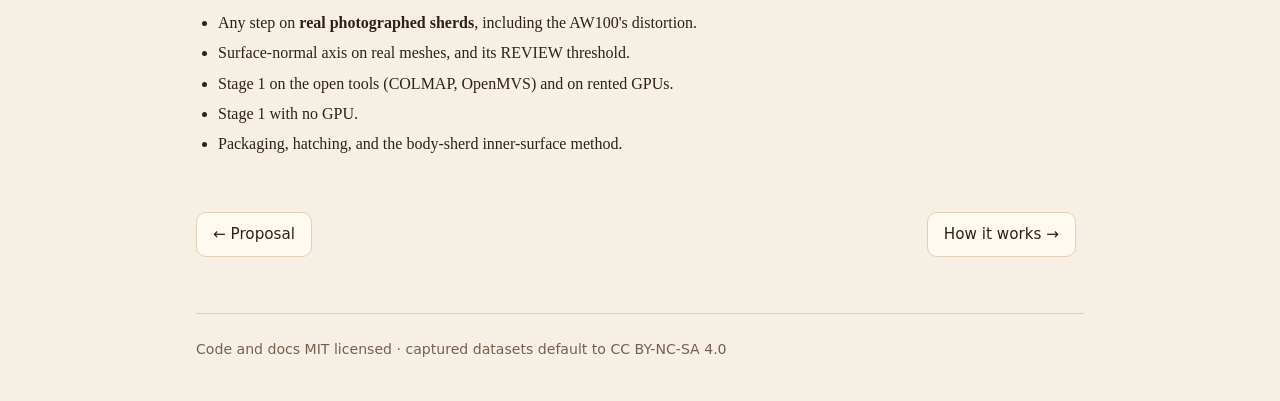
<file: docs/paths.html>
<!doctype html>
<html lang="en">
<head>
<meta charset="utf-8">
<meta name="viewport" content="width=device-width, initial-scale=1">
<title>CPU & GPU paths · archaemetry</title>
<meta name="description" content="The steps of the pipeline on a GPU path and a CPU path, the options at each step and what has been tested.">
<script>(function(){try{var t=localStorage.getItem("theme");if(t)document.documentElement.dataset.theme=t}catch(e){}})();</script>
<link rel="stylesheet" href="assets/style.css">
</head>
<body>
<div class="top"><div class="wrap">
<a class="brand" href="index.html">archae<span>metry</span></a>
<nav><a href="index.html">Home</a><a href="proposal.html">Proposal</a><a href="paths.html" aria-current="page">CPU & GPU paths</a><a href="how-it-works.html">How it works</a><a href="field-guide.html">Field guide</a><a href="hardware.html">Hardware & inputs</a><a href="result.html">Result</a><a href="https://github.com/Amudhan-05/Archaemetry">GitHub</a></nav>
<button id="theme" type="button">Theme</button>
</div></div>
<main class="wrap">

<header class="hero"><h1>CPU &amp; GPU paths</h1>
<p class="lead">Both paths run the same four stages. They differ in where photogrammetry (Stage 1) runs. Stages 2 to 4, where the drawing is made, are CPU-only on both.</p></header>

<div class="legend"><span class="tag ok">Tested</span> verified by us on known test data &nbsp; <span class="tag acc">Built, not validated</span> code exists &nbsp; <span class="tag warn">Prototype</span> experimental &nbsp; <span class="tag manual">Manual</span> done by hand in a GUI &nbsp; <span class="tag todo">Planned</span> not built yet &nbsp; <span class="tag todo">Not tested</span> not tried</div>

<div class="cols">
<div class="card path"><h3>GPU path</h3><p>Photogrammetry on a CUDA GPU: fast, the likely production route. Local card is an RTX 3050 (4&nbsp;GB), which is slow on 150 images, so rented GPUs are an option.</p></div>
<div class="card path cpu"><h3>CPU path</h3><p>No GPU needed anywhere, so it runs on any laptop or server. Photogrammetry is much slower. Also covers starting from an existing mesh, such as a museum scan.</p></div>
</div>

<h2>Tools and methods at a glance</h2>
<div class="tablewrap"><table>
<tr><th>Role</th><th>Tools</th></tr>
<tr><td>Photogrammetry</td><td>RealityCapture, Meshroom (AliceVision), COLMAP + OpenMVS, Metashape</td></tr>
<tr><td>Mesh and geometry code</td><td>Python, NumPy, Open3D; PyMeshLab (optional hole fill); MeshLab by hand as the reference</td></tr>
<tr><td>Profile and rollout</td><td>Our scripts for plain ware; GigaMesh by hand for decorated ware</td></tr>
<tr><td>Drawing</td><td>Plain SVG editing in Python; Inkscape for a final manual pass</td></tr>
<tr><td>Scale and calibration</td><td>Printed ArUco markers, digital calliper, 18% grey card</td></tr>
<tr><td>Methods</td><td>Largest-component cleanup, PCA + circle-centre axis, rim-arc axis, surface-normal axis with consistency refinement, median-radius bands, Otsu wall split</td></tr>
</table></div>

<h2>Stage 1 · Photos to scaled mesh</h2>
<h3>GPU path</h3>
<div class="tablewrap"><table><tr><th>Step</th><th>Our choice</th><th>Other options</th><th>Status</th></tr>
<tr><td><b>Camera</b></td><td>Nikon Coolpix AW100 (proof of concept)</td><td>Mirrorless + 50&nbsp;mm macro (e.g. Sony A6000 series)</td><td><span class="tag todo">Not tested</span> real sherds</td></tr>
<tr><td><b>Masking</b></td><td>RealityCapture's internal masking</td><td>Automatic per-image segmentation (rembg or SAM)</td><td><span class="tag manual">Manual</span> / <span class="tag todo">Planned</span></td></tr>
<tr><td><b>Alignment (SfM)</b></td><td>RealityCapture</td><td>Meshroom, COLMAP (accepts camera pose priors from a rig), Metashape</td><td><span class="tag manual">Manual</span> · Meshroom run once on a sample sherd</td></tr>
<tr><td><b>Dense surface + mesh</b></td><td>RealityCapture</td><td>Meshroom DepthMap + Meshing, OpenMVS, Metashape</td><td><span class="tag manual">Manual</span></td></tr>
<tr><td><b>Scale</b></td><td>RealityCapture scale-bar tool with calliper distances</td><td>Scripted ArUco detection that applies the marker distances</td><td><span class="tag manual">Manual</span> / <span class="tag todo">Planned</span></td></tr>
<tr><td><b>Where it runs</b></td><td>Local RTX 3050, 4&nbsp;GB</td><td>Google Colab, rented GPU (e.g. Vast.ai)</td><td><span class="tag todo">Not tested</span> for cloud</td></tr>
</table></div>
<p class="small">RealityCapture is Windows-only and cannot move to a notebook. The open options (COLMAP + OpenMVS, Meshroom) are the ones that can be packaged.</p>

<h3>CPU path</h3>
<div class="tablewrap"><table><tr><th>Step</th><th>Our choice</th><th>Other options</th><th>Status</th></tr>
<tr><td><b>Capture and masking</b></td><td>Same as the GPU path</td><td></td><td><span class="tag todo">Not tested</span></td></tr>
<tr><td><b>Alignment (SfM)</b></td><td>COLMAP sparse reconstruction on CPU</td><td>Meshroom feature stages</td><td><span class="tag todo">Not tested</span> expected to work, slow</td></tr>
<tr><td><b>Dense surface + mesh</b></td><td>OpenMVS on CPU</td><td>Start from an existing mesh instead (museum scan, other scanner)</td><td><span class="tag todo">Not tested</span></td></tr>
<tr><td><b>Scale</b></td><td>Scripted ArUco scaling</td><td>Scale bar set by hand</td><td><span class="tag todo">Planned</span></td></tr>
<tr><td><b>Where it runs</b></td><td>Any laptop or server</td><td>Packaged container or notebook</td><td><span class="tag todo">Planned</span></td></tr>
</table></div>
<div class="callout warn"><b>Stage 1 CPU-only has not been tried.</b> It is listed because the tools support it in principle; time and quality on a CPU are unknown until it is run.</div>

<h2>Stages 2 to 4 · Mesh to drawing (CPU, same on both paths)</h2>
<div class="tablewrap"><table><tr><th>Step</th><th>Our choice</th><th>Other options</th><th>Status</th></tr>
<tr><td><b>2 · Cleanup</b></td><td>Keep the largest component by face count</td><td>Drop components below a face count; MeshLab by hand</td><td><span class="tag ok">Tested</span> (largest component); <span class="tag acc">Built, not validated</span> (min-faces)</td></tr>
<tr><td><b>2 · Hole fill</b></td><td>None (never fabricate geometry)</td><td>Capped fill with PyMeshLab</td><td><span class="tag acc">Built, not validated</span></td></tr>
<tr><td><b>3 · Axis, complete vessels</b></td><td>PCA seed + circle-centre refinement</td><td>Manual axis hint</td><td><span class="tag ok">Tested</span></td></tr>
<tr><td><b>3 · Axis, rim sherds</b></td><td>Rim-arc: plane and circle fitted to the rim</td><td>Manual axis and diameter (GigaMesh)</td><td><span class="tag ok">Tested</span> for ≥ 90° of rim</td></tr>
<tr><td><b>3 · Axis, small or rim-less sherds</b></td><td>Surface-normal fit + profile-consistency refinement, multi-start</td><td>Inner-surface method; manual axis (GigaMesh)</td><td><span class="tag warn">Prototype</span> synthetic data only</td></tr>
<tr><td><b>3 · Profile</b></td><td>Median radius per height band (ignores handles)</td><td>Maximum or percentile radius</td><td><span class="tag ok">Tested</span></td></tr>
<tr><td><b>3 · Wall thickness</b></td><td>Otsu split into inner and outer wall</td><td>Manual calliper points</td><td><span class="tag ok">Tested</span> on a synthetic shell</td></tr>
<tr><td><b>3 · Decorated ware rollout</b></td><td>GigaMesh, by hand</td><td>None planned</td><td><span class="tag manual">Manual</span> · <span class="tag todo">Not tested</span></td></tr>
<tr><td><b>4 · Publish</b></td><td>Scale bar, caption, 0.3&nbsp;mm line in SVG</td><td>Inkscape by hand</td><td><span class="tag ok">Tested</span></td></tr>
<tr><td><b>4 · Section hatching</b></td><td>—</td><td>Inkscape or SVG pattern</td><td><span class="tag todo">Planned</span></td></tr>
<tr><td><b>Verdict</b></td><td>GO or REVIEW from axis evidence and coverage</td><td>Always manual review</td><td><span class="tag ok">Tested</span> on test data</td></tr>
</table></div>

<h2>Still to be tested</h2>
<ul>
<li>Any step on <b>real photographed sherds</b>, including the AW100's distortion.</li>
<li>Surface-normal axis on real meshes, and its REVIEW threshold.</li>
<li>Stage 1 on the open tools (COLMAP, OpenMVS) and on rented GPUs.</li>
<li>Stage 1 with no GPU.</li>
<li>Packaging, hatching, and the body-sherd inner-surface method.</li>
</ul>

<div class="pager"><a class="btn" href="proposal.html">← Proposal</a><a class="btn" href="how-it-works.html">How it works →</a></div>
</main>
<div class="wrap"><footer>Code and docs MIT licensed · captured datasets default to CC BY-NC-SA 4.0</footer></div>
<script src="assets/site.js"></script>
</body>
</html>
</file>
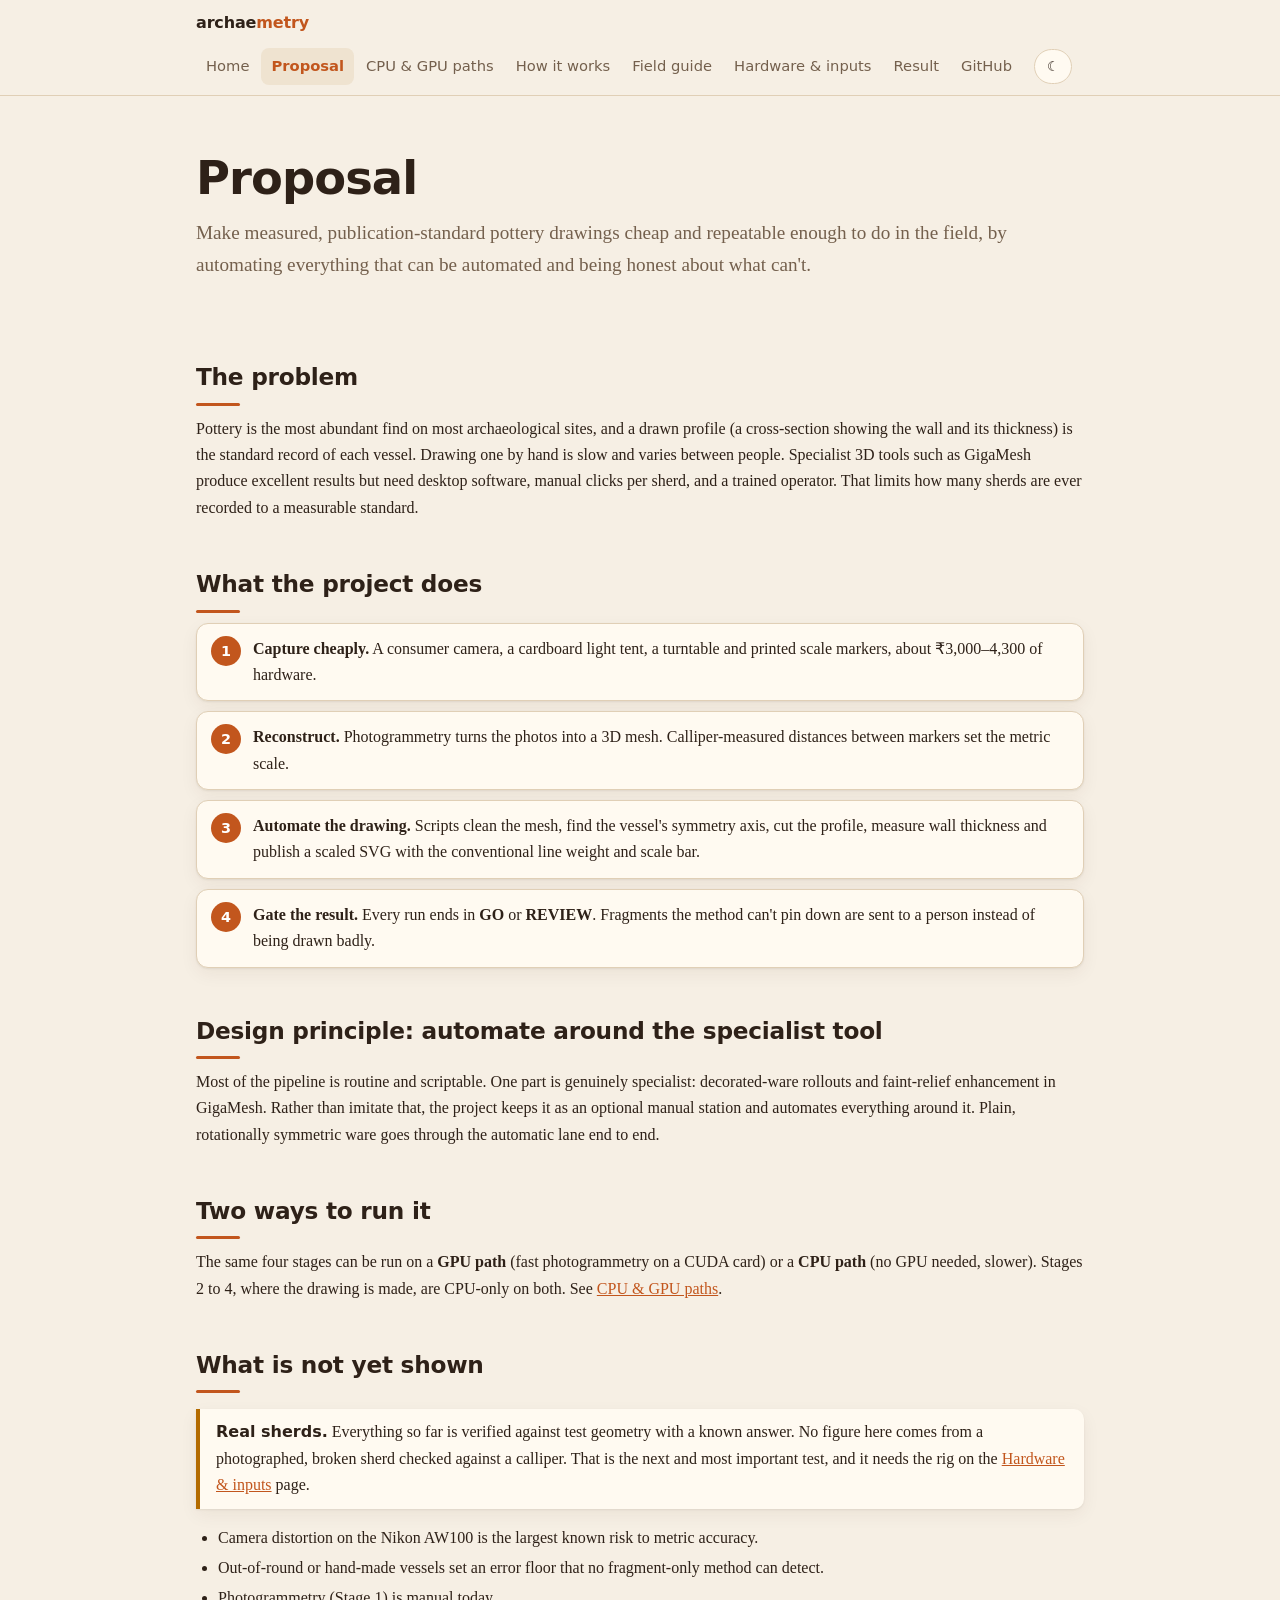
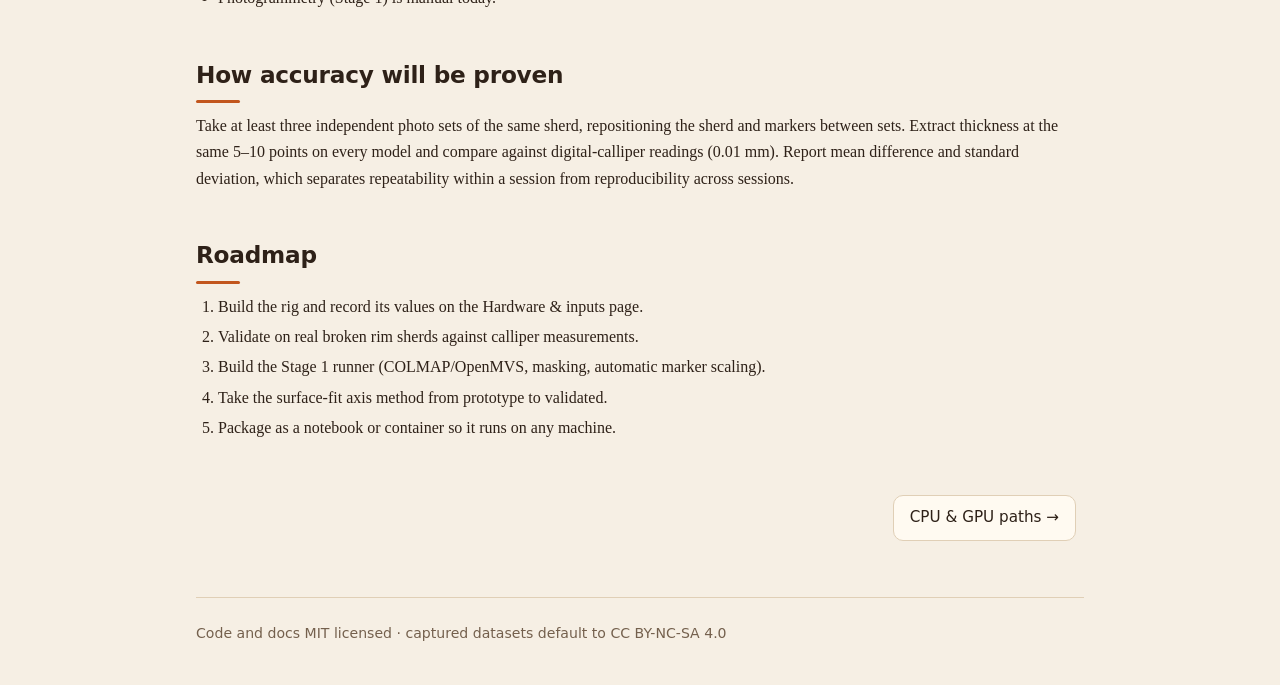
<file: docs/proposal.html>
<!doctype html>
<html lang="en">
<head>
<meta charset="utf-8">
<meta name="viewport" content="width=device-width, initial-scale=1">
<title>Proposal · archaemetry</title>
<meta name="description" content="What archaemetry is doing, why it matters, and what is still unproven.">
<script>(function(){try{var t=localStorage.getItem("theme");if(t)document.documentElement.dataset.theme=t}catch(e){}})();</script>
<link rel="stylesheet" href="assets/style.css">
</head>
<body>
<div class="top"><div class="wrap">
<a class="brand" href="index.html">archae<span>metry</span></a>
<nav><a href="index.html">Home</a><a href="proposal.html" aria-current="page">Proposal</a><a href="paths.html">CPU & GPU paths</a><a href="how-it-works.html">How it works</a><a href="field-guide.html">Field guide</a><a href="hardware.html">Hardware & inputs</a><a href="result.html">Result</a><a href="https://github.com/Amudhan-05/Archaemetry">GitHub</a></nav>
<button id="theme" type="button">Theme</button>
</div></div>
<main class="wrap">

<header class="hero"><h1>Proposal</h1>
<p class="lead">Make measured, publication-standard pottery drawings cheap and repeatable enough to do in the field, by automating everything that can be automated and being honest about what can't.</p></header>

<h2>The problem</h2>
<p>Pottery is the most abundant find on most archaeological sites, and a drawn profile (a cross-section showing the wall and its thickness) is the standard record of each vessel. Drawing one by hand is slow and varies between people. Specialist 3D tools such as GigaMesh produce excellent results but need desktop software, manual clicks per sherd, and a trained operator. That limits how many sherds are ever recorded to a measurable standard.</p>

<h2>What the project does</h2>
<ol class="steps">
<li><b>Capture cheaply.</b> A consumer camera, a cardboard light tent, a turntable and printed scale markers, about ₹3,000–4,300 of hardware.</li>
<li><b>Reconstruct.</b> Photogrammetry turns the photos into a 3D mesh. Calliper-measured distances between markers set the metric scale.</li>
<li><b>Automate the drawing.</b> Scripts clean the mesh, find the vessel's symmetry axis, cut the profile, measure wall thickness and publish a scaled SVG with the conventional line weight and scale bar.</li>
<li><b>Gate the result.</b> Every run ends in <b>GO</b> or <b>REVIEW</b>. Fragments the method can't pin down are sent to a person instead of being drawn badly.</li>
</ol>

<h2>Design principle: automate around the specialist tool</h2>
<p>Most of the pipeline is routine and scriptable. One part is genuinely specialist: decorated-ware rollouts and faint-relief enhancement in GigaMesh. Rather than imitate that, the project keeps it as an optional manual station and automates everything around it. Plain, rotationally symmetric ware goes through the automatic lane end to end.</p>

<h2>Two ways to run it</h2>
<p>The same four stages can be run on a <b>GPU path</b> (fast photogrammetry on a CUDA card) or a <b>CPU path</b> (no GPU needed, slower). Stages 2 to 4, where the drawing is made, are CPU-only on both. See <a href="paths.html">CPU &amp; GPU paths</a>.</p>

<h2>What is not yet shown</h2>
<div class="callout warn"><b>Real sherds.</b> Everything so far is verified against test geometry with a known answer. No figure here comes from a photographed, broken sherd checked against a calliper. That is the next and most important test, and it needs the rig on the <a href="hardware.html">Hardware &amp; inputs</a> page.</div>
<ul>
<li>Camera distortion on the Nikon AW100 is the largest known risk to metric accuracy.</li>
<li>Out-of-round or hand-made vessels set an error floor that no fragment-only method can detect.</li>
<li>Photogrammetry (Stage 1) is manual today.</li>
</ul>

<h2>How accuracy will be proven</h2>
<p>Take at least three independent photo sets of the same sherd, repositioning the sherd and markers between sets. Extract thickness at the same 5–10 points on every model and compare against digital-calliper readings (0.01&nbsp;mm). Report mean difference and standard deviation, which separates repeatability within a session from reproducibility across sessions.</p>

<h2>Roadmap</h2>
<ol>
<li>Build the rig and record its values on the Hardware &amp; inputs page.</li>
<li>Validate on real broken rim sherds against calliper measurements.</li>
<li>Build the Stage 1 runner (COLMAP/OpenMVS, masking, automatic marker scaling).</li>
<li>Take the surface-fit axis method from prototype to validated.</li>
<li>Package as a notebook or container so it runs on any machine.</li>
</ol>

<div class="pager"><span></span><a class="btn" href="paths.html">CPU & GPU paths →</a></div>
</main>
<div class="wrap"><footer>Code and docs MIT licensed · captured datasets default to CC BY-NC-SA 4.0</footer></div>
<script src="assets/site.js"></script>
</body>
</html>
</file>
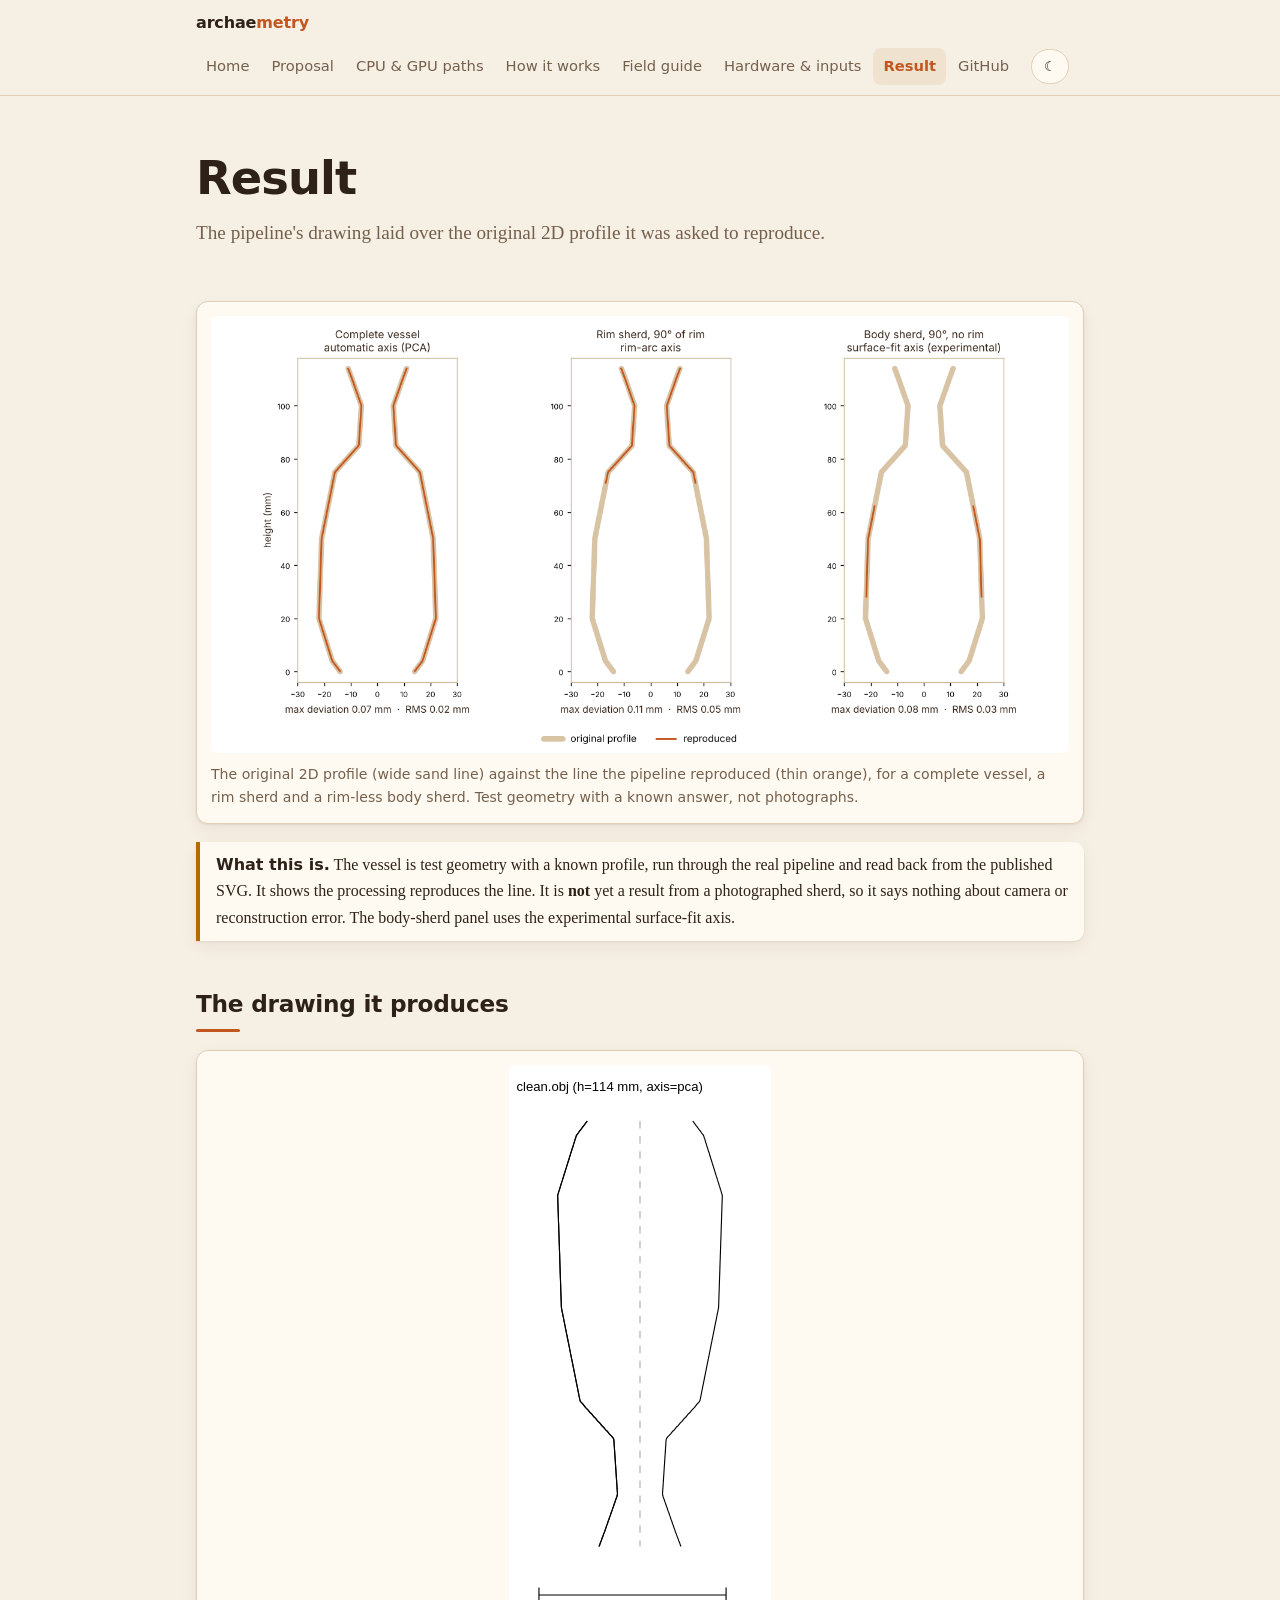
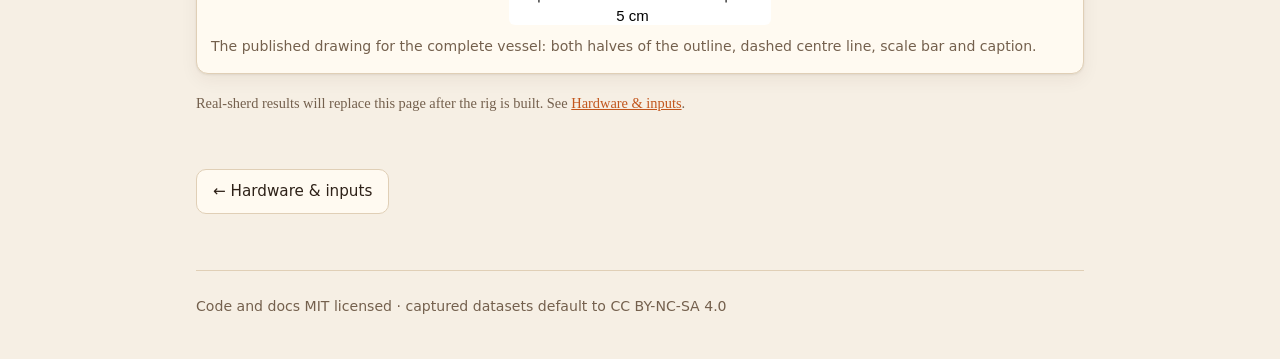
<file: docs/result.html>
<!doctype html>
<html lang="en">
<head>
<meta charset="utf-8">
<meta name="viewport" content="width=device-width, initial-scale=1">
<title>Result · archaemetry</title>
<meta name="description" content="The reproduced profile against the original 2D line.">
<script>(function(){try{var t=localStorage.getItem("theme");if(t)document.documentElement.dataset.theme=t}catch(e){}})();</script>
<link rel="stylesheet" href="assets/style.css">
</head>
<body>
<div class="top"><div class="wrap">
<a class="brand" href="index.html">archae<span>metry</span></a>
<nav><a href="index.html">Home</a><a href="proposal.html">Proposal</a><a href="paths.html">CPU & GPU paths</a><a href="how-it-works.html">How it works</a><a href="field-guide.html">Field guide</a><a href="hardware.html">Hardware & inputs</a><a href="result.html" aria-current="page">Result</a><a href="https://github.com/Amudhan-05/Archaemetry">GitHub</a></nav>
<button id="theme" type="button">Theme</button>
</div></div>
<main class="wrap">

<header class="hero"><h1>Result</h1>
<p class="lead">The pipeline's drawing laid over the original 2D profile it was asked to reproduce.</p></header>
<figure>
<img src="validation/final_reproduction.png" alt="Original 2D profile line against the reproduced line for a complete vessel, a rim sherd and a body sherd">
<figcaption>The original 2D profile (wide sand line) against the line the pipeline reproduced (thin orange), for a complete vessel, a rim sherd and a rim-less body sherd. Test geometry with a known answer, not photographs.</figcaption>
</figure>
<div class="callout warn"><b>What this is.</b> The vessel is test geometry with a known profile, run through the real pipeline and read back from the published SVG. It shows the processing reproduces the line. It is <b>not</b> yet a result from a photographed sherd, so it says nothing about camera or reconstruction error. The body-sherd panel uses the experimental surface-fit axis.</div>

<h2>The drawing it produces</h2>
<figure>
<img src="validation/sample_drawing.svg" alt="Half-section profile drawing with scale bar" style="max-height:560px">
<figcaption>The published drawing for the complete vessel: both halves of the outline, dashed centre line, scale bar and caption.</figcaption>
</figure>
<p class="small">Real-sherd results will replace this page after the rig is built. See <a href="hardware.html">Hardware &amp; inputs</a>.</p>

<div class="pager"><a class="btn" href="hardware.html">← Hardware & inputs</a><span></span></div>
</main>
<div class="wrap"><footer>Code and docs MIT licensed · captured datasets default to CC BY-NC-SA 4.0</footer></div>
<script src="assets/site.js"></script>
</body>
</html>
</file>
<file: docs/assets/style.css>
/* archaemetry site: earthy palette (terracotta, clay, umber on parchment) */
:root{
  --bg:#f6efe4; --bg2:#efe3d0; --fg:#2e2118; --mut:#74604d; --card:#fffaf1; --line:#e0cfb6;
  --acc:#c2561d; --acc-ink:#fff; --acc2:#8a4a24; --ok:#3f7a46; --warn:#b36b00; --code:#f1e6d4;
  --shadow:0 1px 2px rgba(60,35,15,.08), 0 6px 18px rgba(60,35,15,.06);
}
:root[data-theme="dark"]{
  --bg:#1a120c; --bg2:#22170f; --fg:#f0e4d3; --mut:#b39e87; --card:#261a12; --line:#44301f;
  --acc:#ec8b4e; --acc-ink:#1a120c; --acc2:#d29a6b; --ok:#7cc486; --warn:#e8a84a; --code:#2d2015;
  --shadow:0 1px 2px rgba(0,0,0,.4), 0 6px 18px rgba(0,0,0,.25);
}
@media (prefers-color-scheme:dark){
  :root:not([data-theme]){
    --bg:#1a120c; --bg2:#22170f; --fg:#f0e4d3; --mut:#b39e87; --card:#261a12; --line:#44301f;
    --acc:#ec8b4e; --acc-ink:#1a120c; --acc2:#d29a6b; --ok:#7cc486; --warn:#e8a84a; --code:#2d2015;
  }
}
*{box-sizing:border-box}
html{scroll-behavior:smooth}
body{margin:0;background:var(--bg);color:var(--fg);font:16px/1.65 Georgia,"Iowan Old Style","Palatino Linotype",serif}
h1,h2,h3,nav,.btn,table,.tag,figcaption,code,pre,.sans{font-family:system-ui,-apple-system,"Segoe UI",Roboto,sans-serif}
.wrap{max-width:920px;margin:0 auto;padding:0 16px}
a{color:var(--acc)}
a:hover{color:var(--acc2)}

/* nav */
.top{position:sticky;top:0;z-index:10;background:color-mix(in srgb,var(--bg) 92%,transparent);backdrop-filter:blur(6px);border-bottom:1px solid var(--line)}
.top .wrap{display:flex;align-items:center;gap:12px;flex-wrap:wrap;padding-top:10px;padding-bottom:10px}
.brand{font-weight:700;letter-spacing:-.01em;text-decoration:none;color:var(--fg);margin-right:auto;font-family:system-ui,sans-serif}
.brand span{color:var(--acc)}
nav{display:flex;gap:2px;flex-wrap:wrap;font-size:.92rem}
nav a{padding:6px 10px;border-radius:8px;text-decoration:none;color:var(--mut)}
nav a:hover{background:var(--bg2);color:var(--fg)}
nav a[aria-current="page"]{background:var(--bg2);color:var(--acc);font-weight:600}
#theme{border:1px solid var(--line);background:var(--card);color:var(--fg);border-radius:999px;padding:5px 12px;font:inherit;font-size:.85rem;cursor:pointer;font-family:system-ui,sans-serif}
#theme:hover{border-color:var(--acc)}

/* type */
header.hero{padding:56px 0 20px}
h1{font-size:clamp(2rem,5vw,2.9rem);line-height:1.15;margin:0 0 12px;letter-spacing:-.02em}
h2{font-size:1.45rem;margin:44px 0 10px;letter-spacing:-.01em}
h2::after{content:"";display:block;width:44px;height:3px;background:var(--acc);border-radius:2px;margin-top:6px}
h3{font-size:1.08rem;margin:26px 0 6px;color:var(--acc2)}
p{margin:0 0 14px}
.lead{font-size:1.2rem;color:var(--mut)}
ul,ol{padding-left:22px;margin:0 0 14px}li{margin:4px 0}
code{background:var(--code);padding:1px 6px;border-radius:5px;font-size:.88em}
pre{background:var(--code);border:1px solid var(--line);border-radius:10px;padding:14px;overflow-x:auto;font-size:.86rem;line-height:1.5}
pre code{background:none;padding:0}

/* components */
.btns{margin-top:14px}
.btn{display:inline-block;margin:6px 8px 0 0;padding:9px 16px;border:1px solid var(--line);border-radius:10px;background:var(--card);color:var(--fg);text-decoration:none;font-size:.95rem}
.btn:hover{border-color:var(--acc);color:var(--fg)}
.btn.p{background:var(--acc);border-color:var(--acc);color:var(--acc-ink);font-weight:600}
.btn.p:hover{filter:brightness(1.07);color:var(--acc-ink)}
.grid{display:grid;gap:14px;grid-template-columns:repeat(auto-fit,minmax(210px,1fr))}
.card{background:var(--card);border:1px solid var(--line);border-radius:12px;padding:16px 18px;box-shadow:var(--shadow)}
.card h3{margin:0 0 6px;color:var(--fg)}
.card p:last-child{margin-bottom:0}
a.card{text-decoration:none;color:var(--fg);display:block}
a.card:hover{border-color:var(--acc)}
.tag{display:inline-block;font-size:.72rem;font-weight:700;letter-spacing:.04em;text-transform:uppercase;padding:2px 8px;border-radius:999px;border:1px solid currentColor}
.tag.ok{color:var(--ok)}.tag.warn{color:var(--warn)}.tag.acc{color:var(--acc)}
.ok{color:var(--ok)}.warn{color:var(--warn)}
table{width:100%;border-collapse:collapse;background:var(--card);border:1px solid var(--line);border-radius:12px;overflow:hidden;font-size:.92rem;box-shadow:var(--shadow)}
th,td{padding:9px 12px;border-bottom:1px solid var(--line);text-align:left;vertical-align:top}
tr:last-child td{border-bottom:0}
th{background:var(--bg2);color:var(--mut);font-weight:600}
.tablewrap{overflow-x:auto}
figure{margin:18px 0;background:var(--card);border:1px solid var(--line);border-radius:12px;padding:14px;box-shadow:var(--shadow)}
figure img{max-width:100%;height:auto;display:block;margin:0 auto;background:#fff;border-radius:6px}
figcaption{color:var(--mut);font-size:.88rem;margin-top:10px}
.note,.callout{border-left:4px solid var(--acc);background:var(--card);border-radius:0 10px 10px 0;padding:10px 16px;margin:16px 0;box-shadow:var(--shadow)}
.callout.warn{border-color:var(--warn);color:var(--fg)}
.callout b:first-child{font-family:system-ui,sans-serif}
.steps{counter-reset:s;list-style:none;padding:0}
.steps li{counter-increment:s;position:relative;padding:12px 16px 12px 56px;background:var(--card);border:1px solid var(--line);border-radius:12px;margin:10px 0;box-shadow:var(--shadow)}
.steps li::before{content:counter(s);position:absolute;left:14px;top:12px;width:30px;height:30px;border-radius:50%;background:var(--acc);color:var(--acc-ink);display:grid;place-items:center;font:700 .9rem system-ui,sans-serif}
.pager{display:flex;justify-content:space-between;gap:12px;margin:48px 0 0;flex-wrap:wrap}
footer{margin:56px 0 0;padding:24px 0 40px;border-top:1px solid var(--line);color:var(--mut);font-size:.88rem;font-family:system-ui,sans-serif}
@media (max-width:560px){.top .wrap{gap:6px}.brand{width:100%}}

/* status pills + placeholders */
.tag.todo{color:var(--mut)}
.tag.manual{color:var(--acc2)}
.ph{display:inline-block;min-width:64px;text-align:center;padding:1px 10px;border:1.5px dashed var(--acc);border-radius:6px;color:var(--acc);font:600 .8rem system-ui,sans-serif;background:transparent}
.legend{display:flex;gap:10px;flex-wrap:wrap;margin:8px 0 18px;font:.85rem system-ui,sans-serif;color:var(--mut)}
.path{border-top:4px solid var(--acc);margin-top:10px}
.path.cpu{border-color:var(--acc2)}
.cols{display:grid;gap:14px;grid-template-columns:repeat(auto-fit,minmax(280px,1fr))}
.small{font-size:.9rem;color:var(--mut)}
</file>
